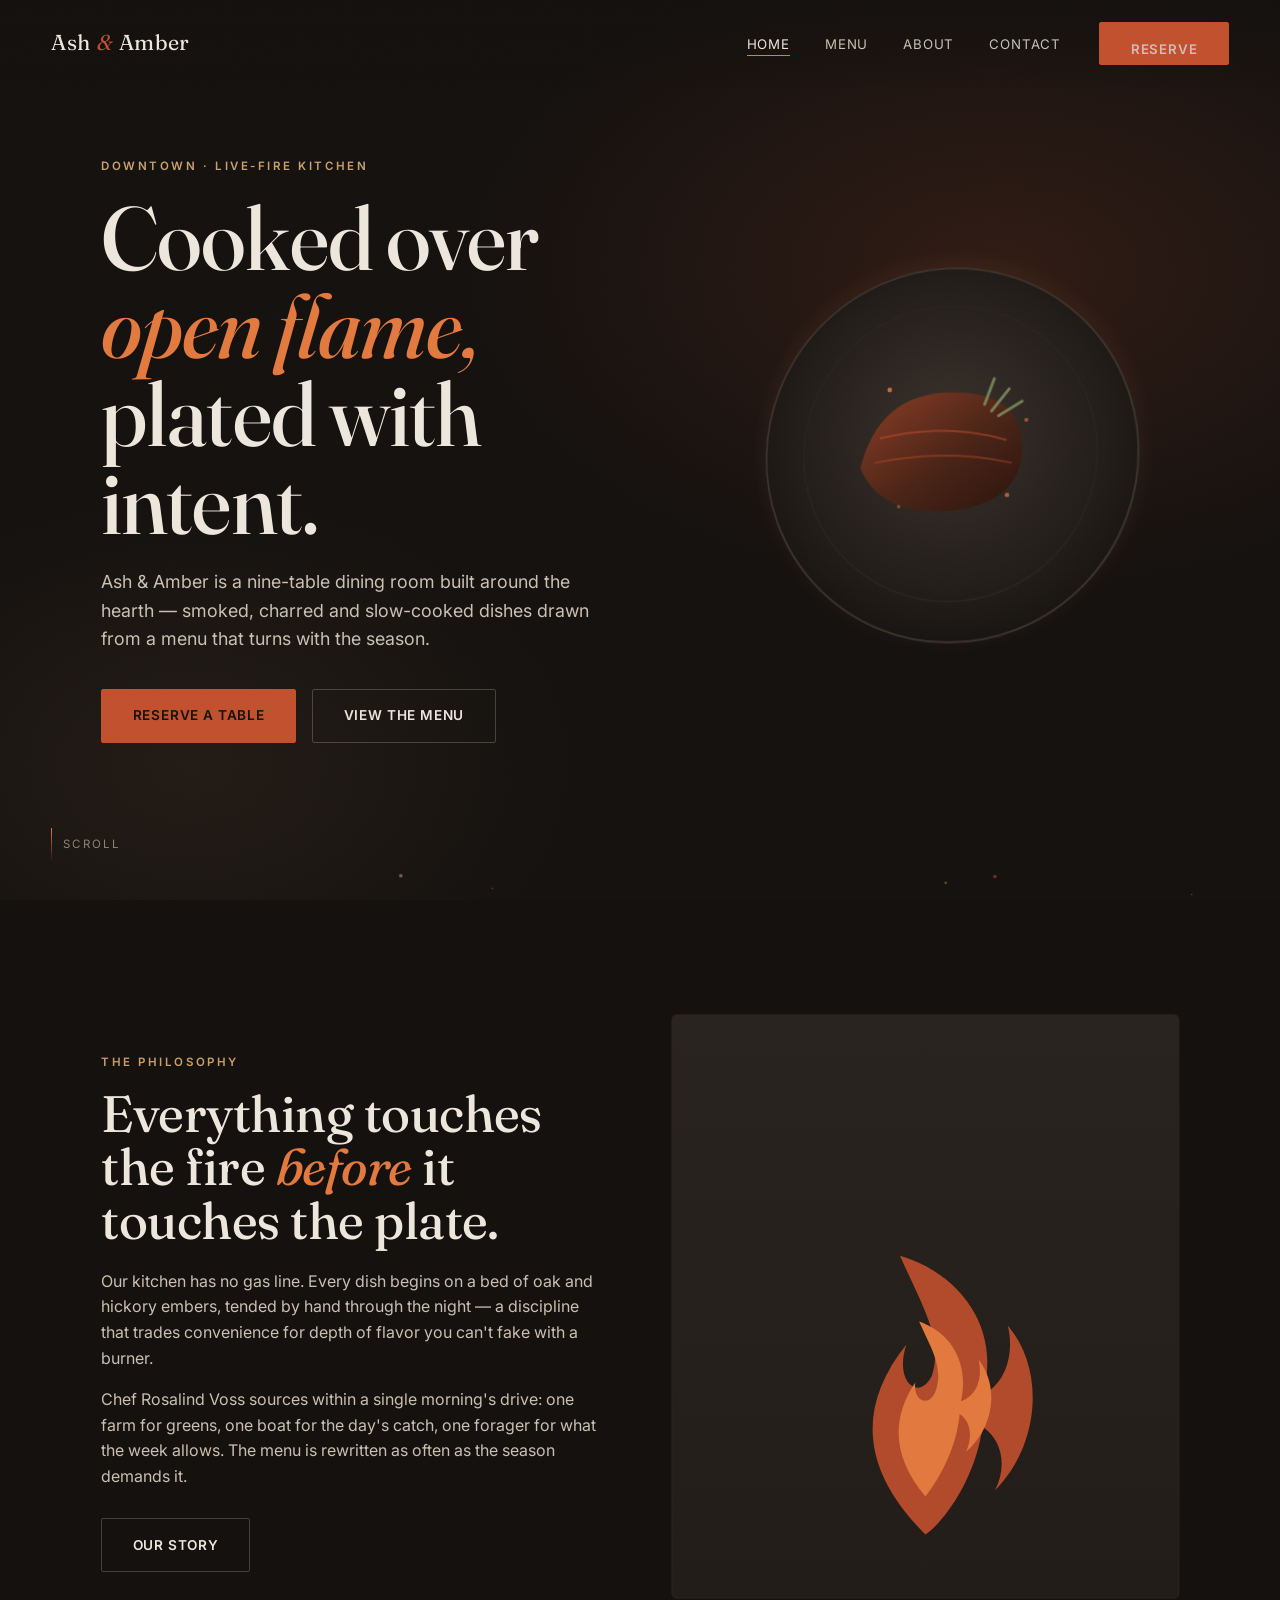
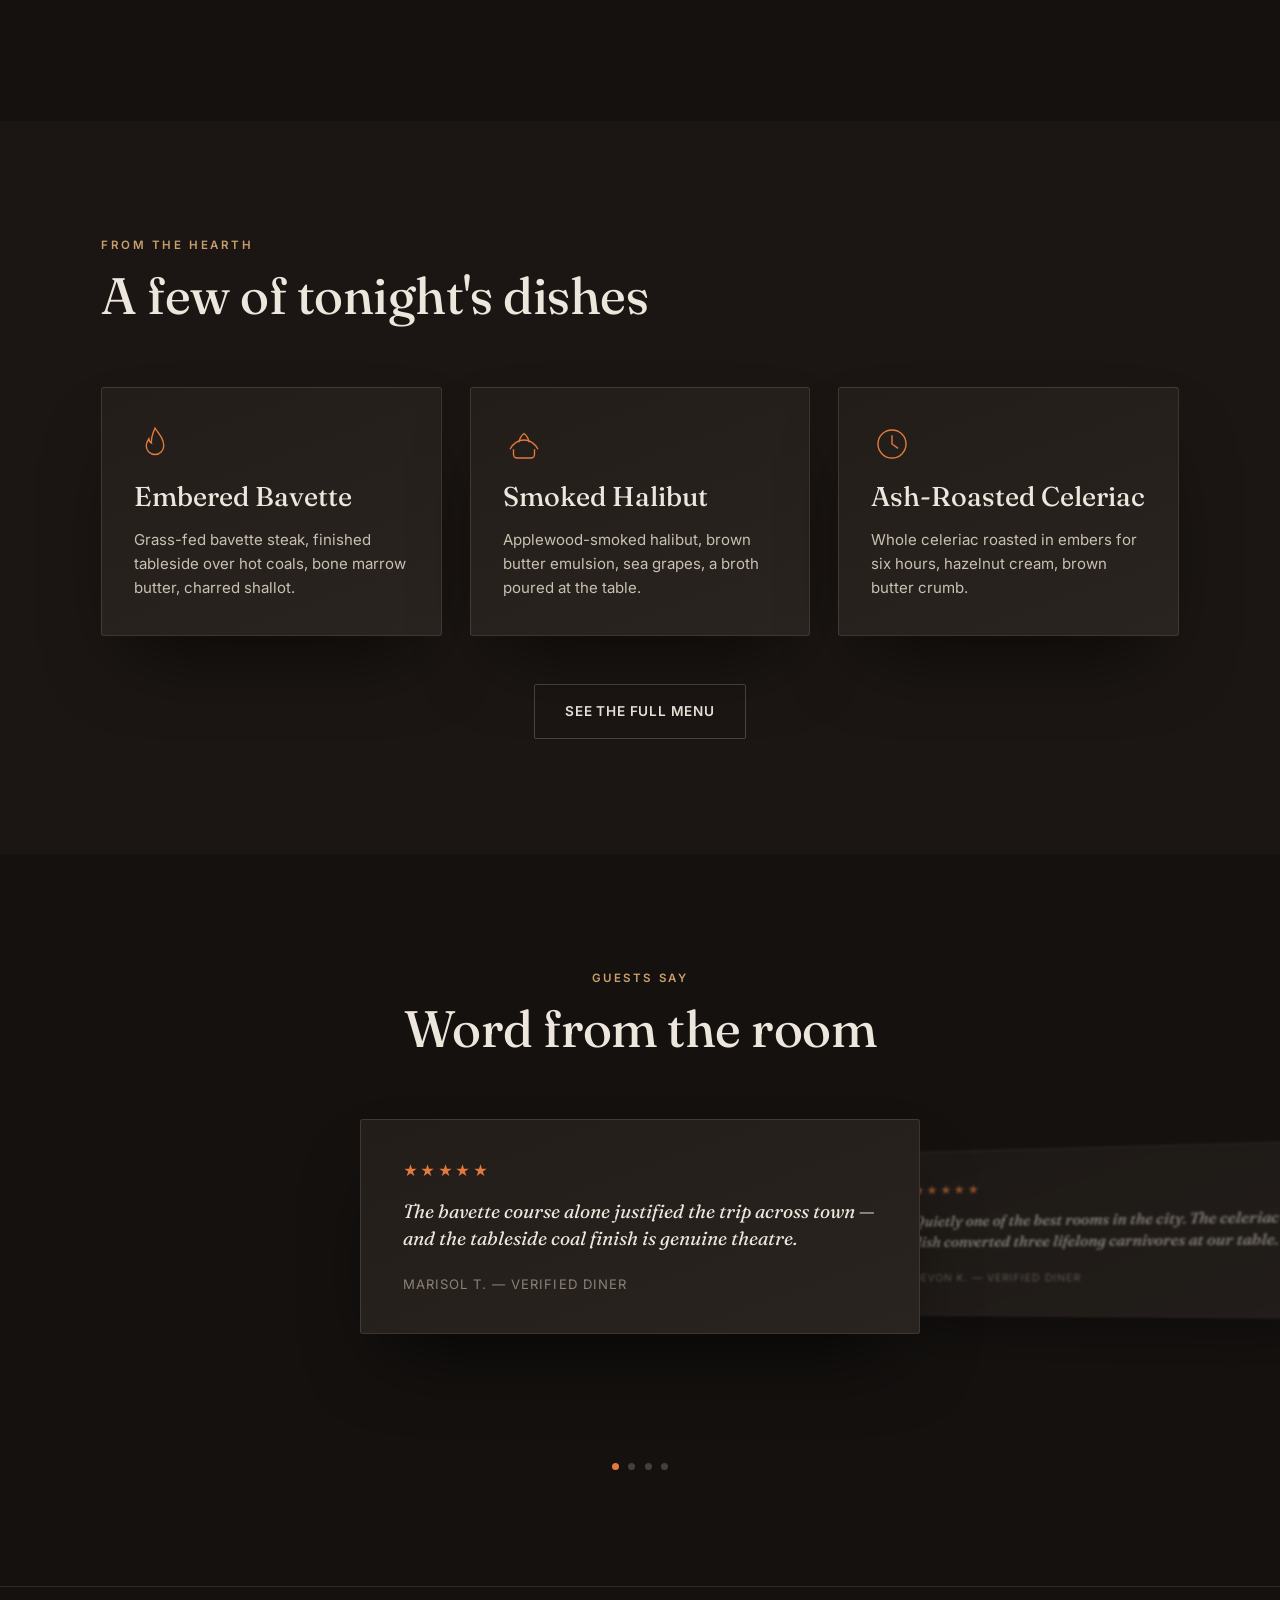
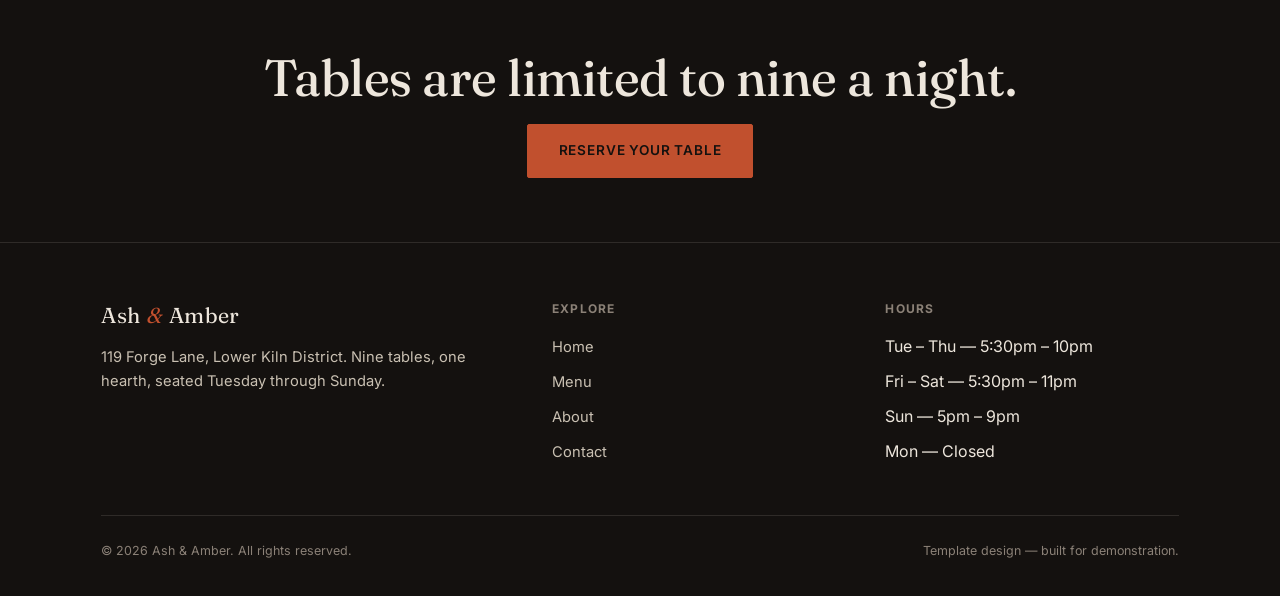
<file: index.html>
<!DOCTYPE html>
<html lang="en">
<head>
<meta charset="UTF-8" />
<meta name="viewport" content="width=device-width, initial-scale=1.0" />
<title>Ash &amp; Amber — Live-Fire Fine Dining</title>
<meta name="description" content="Ash & Amber is a live-fire dining room built around ember, smoke and season. Reserve your table." />
<link rel="preconnect" href="https://fonts.googleapis.com" />
<link rel="preconnect" href="https://fonts.gstatic.com" crossorigin />
<link href="https://fonts.googleapis.com/css2?family=Fraunces:ital,opsz,wght@0,9..144,300..600;1,9..144,400..600&family=Inter:wght@400;500;600;700&display=swap" rel="stylesheet" />
<link rel="stylesheet" href="style.css" />
</head>
<body>

<header class="site-header">
  <a href="index.html" class="brand">Ash <span class="amp">&amp;</span> Amber</a>
  <nav class="main-nav">
    <ul>
      <li><a href="index.html" class="is-active">Home</a></li>
      <li><a href="menu.html">Menu</a></li>
      <li><a href="about.html">About</a></li>
      <li><a href="contact.html">Contact</a></li>
    </ul>
    <a href="contact.html#reserve-form" class="btn btn-solid">Reserve</a>
  </nav>
  <button class="nav-toggle" aria-label="Toggle menu" aria-expanded="false"><span></span></button>
</header>

<main>

  <!-- HERO -->
  <section class="hero">
    <canvas class="ember-canvas" data-density="55"></canvas>
    <div class="wrap hero-inner">
      <div class="hero-copy">
        <span class="eyebrow">Downtown · Live-fire kitchen</span>
        <h1>Cooked over<br /><em>open flame,</em><br />plated with intent.</h1>
        <p class="lede">Ash &amp; Amber is a nine-table dining room built around the hearth — smoked, charred and slow-cooked dishes drawn from a menu that turns with the season.</p>
        <div class="hero-actions">
          <a href="contact.html#reserve-form" class="btn btn-solid">Reserve a Table</a>
          <a href="menu.html" class="btn">View the Menu</a>
        </div>
      </div>
      <div class="hero-stage">
        <div class="plate">
          <svg viewBox="0 0 420 420" width="100%" height="100%" style="overflow:visible;">
            <defs>
              <radialGradient id="plateGrad" cx="50%" cy="45%" r="60%">
                <stop offset="0%" stop-color="#3a322c"/>
                <stop offset="70%" stop-color="#221d19"/>
                <stop offset="100%" stop-color="#14110f"/>
              </radialGradient>
              <radialGradient id="glow" cx="50%" cy="50%" r="50%">
                <stop offset="0%" stop-color="#E2793F" stop-opacity="0.55"/>
                <stop offset="100%" stop-color="#E2793F" stop-opacity="0"/>
              </radialGradient>
              <linearGradient id="steak" x1="0" y1="0" x2="1" y2="1">
                <stop offset="0%" stop-color="#8a3d24"/>
                <stop offset="55%" stop-color="#4a2417"/>
                <stop offset="100%" stop-color="#2a140d"/>
              </linearGradient>
            </defs>
            <circle cx="210" cy="210" r="205" fill="url(#glow)"/>
            <ellipse cx="210" cy="215" rx="190" ry="190" fill="url(#plateGrad)" stroke="#3a322c" stroke-width="2"/>
            <ellipse cx="210" cy="215" rx="150" ry="150" fill="none" stroke="#2a2420" stroke-width="1.5"/>
            <!-- seared protein -->
            <path d="M120 230 Q140 150 220 155 Q290 158 285 220 Q280 270 210 275 Q140 278 120 230Z" fill="url(#steak)"/>
            <path d="M140 200 Q210 185 270 205" stroke="#C1502E" stroke-width="2" fill="none" opacity="0.5"/>
            <path d="M135 225 Q210 212 275 228" stroke="#C1502E" stroke-width="2" fill="none" opacity="0.4"/>
            <!-- charred herb sprigs -->
            <g stroke="#7a8f5c" stroke-width="3" stroke-linecap="round" opacity="0.85">
              <path d="M255 175 l18 -22"/>
              <path d="M262 180 l24 -14"/>
              <path d="M248 168 l10 -26"/>
            </g>
            <!-- ember dust -->
            <g fill="#E2793F">
              <circle cx="150" cy="150" r="2.5" opacity="0.8"/>
              <circle cx="290" cy="185" r="2" opacity="0.6"/>
              <circle cx="270" cy="260" r="2.2" opacity="0.7"/>
              <circle cx="160" cy="270" r="1.8" opacity="0.5"/>
            </g>
          </svg>
        </div>
      </div>
    </div>
    <div class="scroll-cue"><span class="stick"></span> Scroll</div>
  </section>

  <!-- PHILOSOPHY -->
  <section class="section">
    <div class="wrap split reveal">
      <div class="split-copy">
        <span class="eyebrow">The Philosophy</span>
        <h2 style="margin-top:0.8rem; margin-bottom:1.3rem;">Everything touches the fire <em>before</em> it touches the plate.</h2>
        <p class="body-text">Our kitchen has no gas line. Every dish begins on a bed of oak and hickory embers, tended by hand through the night — a discipline that trades convenience for depth of flavor you can't fake with a burner.</p>
        <p class="body-text" style="margin-top:1rem;">Chef Rosalind Voss sources within a single morning's drive: one farm for greens, one boat for the day's catch, one forager for what the week allows. The menu is rewritten as often as the season demands it.</p>
        <a href="about.html" class="btn" style="margin-top:1.8rem;">Our Story</a>
      </div>
      <div class="split-media tilt-card">
        <div class="tilt-card-inner">
          <svg viewBox="0 0 400 460" width="100%" style="overflow:visible;">
            <defs>
              <linearGradient id="flamebg" x1="0" y1="1" x2="0" y2="0">
                <stop offset="0%" stop-color="#221d19"/>
                <stop offset="100%" stop-color="#2a2420"/>
              </linearGradient>
            </defs>
            <rect x="0" y="0" width="400" height="460" rx="4" fill="url(#flamebg)" stroke="#2a2420"/>
            <g transform="translate(200,300)">
              <path d="M0 110 C-50 60 -55 10 -15 -40 C-25 -10 -5 5 5 -15 C15 -45 -5 -75 -20 -110 C30 -95 60 -50 45 0 C65 -10 70 -35 65 -55 C95 -20 90 40 55 75 C65 55 60 35 45 25 C40 65 15 100 0 110Z" fill="#C1502E" opacity="0.9"/>
              <path d="M0 80 C-25 50 -28 20 -8 -10 C-10 5 3 10 8 -3 C15 -22 3 -40 -5 -58 C20 -50 35 -25 28 5 C42 0 45 -15 42 -28 C58 -8 55 25 32 45 C38 32 35 20 27 15 C25 40 12 65 0 80Z" fill="#E2793F"/>
            </g>
          </svg>
        </div>
      </div>
    </div>
  </section>

  <!-- SIGNATURE DISHES -->
  <section class="section" style="background:var(--charcoal-2);">
    <div class="wrap">
      <div class="section-head reveal">
        <span class="eyebrow">From the Hearth</span>
        <h2>A few of tonight's dishes</h2>
      </div>
      <div class="grid-3 reveal">
        <article class="dish-card">
          <svg class="icon" viewBox="0 0 48 48" fill="none" stroke="currentColor" stroke-width="1.6"><path d="M24 6c6 8 10 13 10 20a10 10 0 1 1-20 0c0-3 1-5 3-8 .5 4 3 5 3 5-1-6 1-10 4-17Z"/></svg>
          <h3>Embered Bavette</h3>
          <p>Grass-fed bavette steak, finished tableside over hot coals, bone marrow butter, charred shallot.</p>
        </article>
        <article class="dish-card">
          <svg class="icon" viewBox="0 0 48 48" fill="none" stroke="currentColor" stroke-width="1.6"><path d="M8 30c8-14 24-14 32 0" /><path d="M12 30v6a4 4 0 0 0 4 4h16a4 4 0 0 0 4-4v-6"/><path d="M18 22c1-4 2-7 6-10 4 3 5 6 6 10"/></svg>
          <h3>Smoked Halibut</h3>
          <p>Applewood-smoked halibut, brown butter emulsion, sea grapes, a broth poured at the table.</p>
        </article>
        <article class="dish-card">
          <svg class="icon" viewBox="0 0 48 48" fill="none" stroke="currentColor" stroke-width="1.6"><circle cx="24" cy="24" r="16"/><path d="M24 14v10l7 5"/></svg>
          <h3>Ash-Roasted Celeriac</h3>
          <p>Whole celeriac roasted in embers for six hours, hazelnut cream, brown butter crumb.</p>
        </article>
      </div>
      <div style="text-align:center; margin-top:3rem;">
        <a href="menu.html" class="btn">See the Full Menu</a>
      </div>
    </div>
  </section>

  <!-- REVIEWS -->
  <section class="section">
    <div class="wrap">
      <div class="section-head reveal" style="align-items:center; text-align:center;">
        <span class="eyebrow">Guests Say</span>
        <h2>Word from the room</h2>
      </div>
      <div class="review-stage reveal">
        <div class="review-track">
          <article class="review-card">
            <div class="review-stars">★★★★★</div>
            <p class="review-quote">The bavette course alone justified the trip across town — and the tableside coal finish is genuine theatre.</p>
            <p class="review-who">Marisol T. — verified diner</p>
          </article>
          <article class="review-card">
            <div class="review-stars">★★★★★</div>
            <p class="review-quote">Quietly one of the best rooms in the city. The celeriac dish converted three lifelong carnivores at our table.</p>
            <p class="review-who">Devon K. — verified diner</p>
          </article>
          <article class="review-card">
            <div class="review-stars">★★★★★</div>
            <p class="review-quote">Service paced the night perfectly. Never rushed, never idle. The smoked halibut broth is worth the visit alone.</p>
            <p class="review-who">Priya A. — verified diner</p>
          </article>
          <article class="review-card">
            <div class="review-stars">★★★★☆</div>
            <p class="review-quote">Book the counter seats facing the hearth if you can — watching the embers get tended is half the meal.</p>
            <p class="review-who">Oscar L. — verified diner</p>
          </article>
        </div>
      </div>
      <div class="review-nav"></div>
    </div>
  </section>

  <!-- CTA -->
  <section class="section-tight" style="border-top:1px solid var(--line);">
    <div class="wrap reveal" style="text-align:center;">
      <h2 style="margin-bottom:1.2rem;">Tables are limited to nine a night.</h2>
      <a href="contact.html#reserve-form" class="btn btn-solid">Reserve Your Table</a>
    </div>
  </section>

</main>

<footer class="site-footer">
  <div class="wrap">
    <div class="footer-grid">
      <div>
        <div class="brand" style="margin-bottom:0.8rem;">Ash <span class="amp">&amp;</span> Amber</div>
        <p>119 Forge Lane, Lower Kiln District. Nine tables, one hearth, seated Tuesday through Sunday.</p>
      </div>
      <div>
        <h4>Explore</h4>
        <ul>
          <li><a href="index.html">Home</a></li>
          <li><a href="menu.html">Menu</a></li>
          <li><a href="about.html">About</a></li>
          <li><a href="contact.html">Contact</a></li>
        </ul>
      </div>
      <div>
        <h4>Hours</h4>
        <ul>
          <li>Tue – Thu — 5:30pm – 10pm</li>
          <li>Fri – Sat — 5:30pm – 11pm</li>
          <li>Sun — 5pm – 9pm</li>
          <li>Mon — Closed</li>
        </ul>
      </div>
    </div>
    <hr class="rule" style="margin-bottom:1.6rem;" />
    <div class="footer-bottom">
      <span>© 2026 Ash &amp; Amber. All rights reserved.</span>
      <span>Template design — built for demonstration.</span>
    </div>
  </div>
</footer>

<script src="main.js"></script>
</body>
</html>
</file>
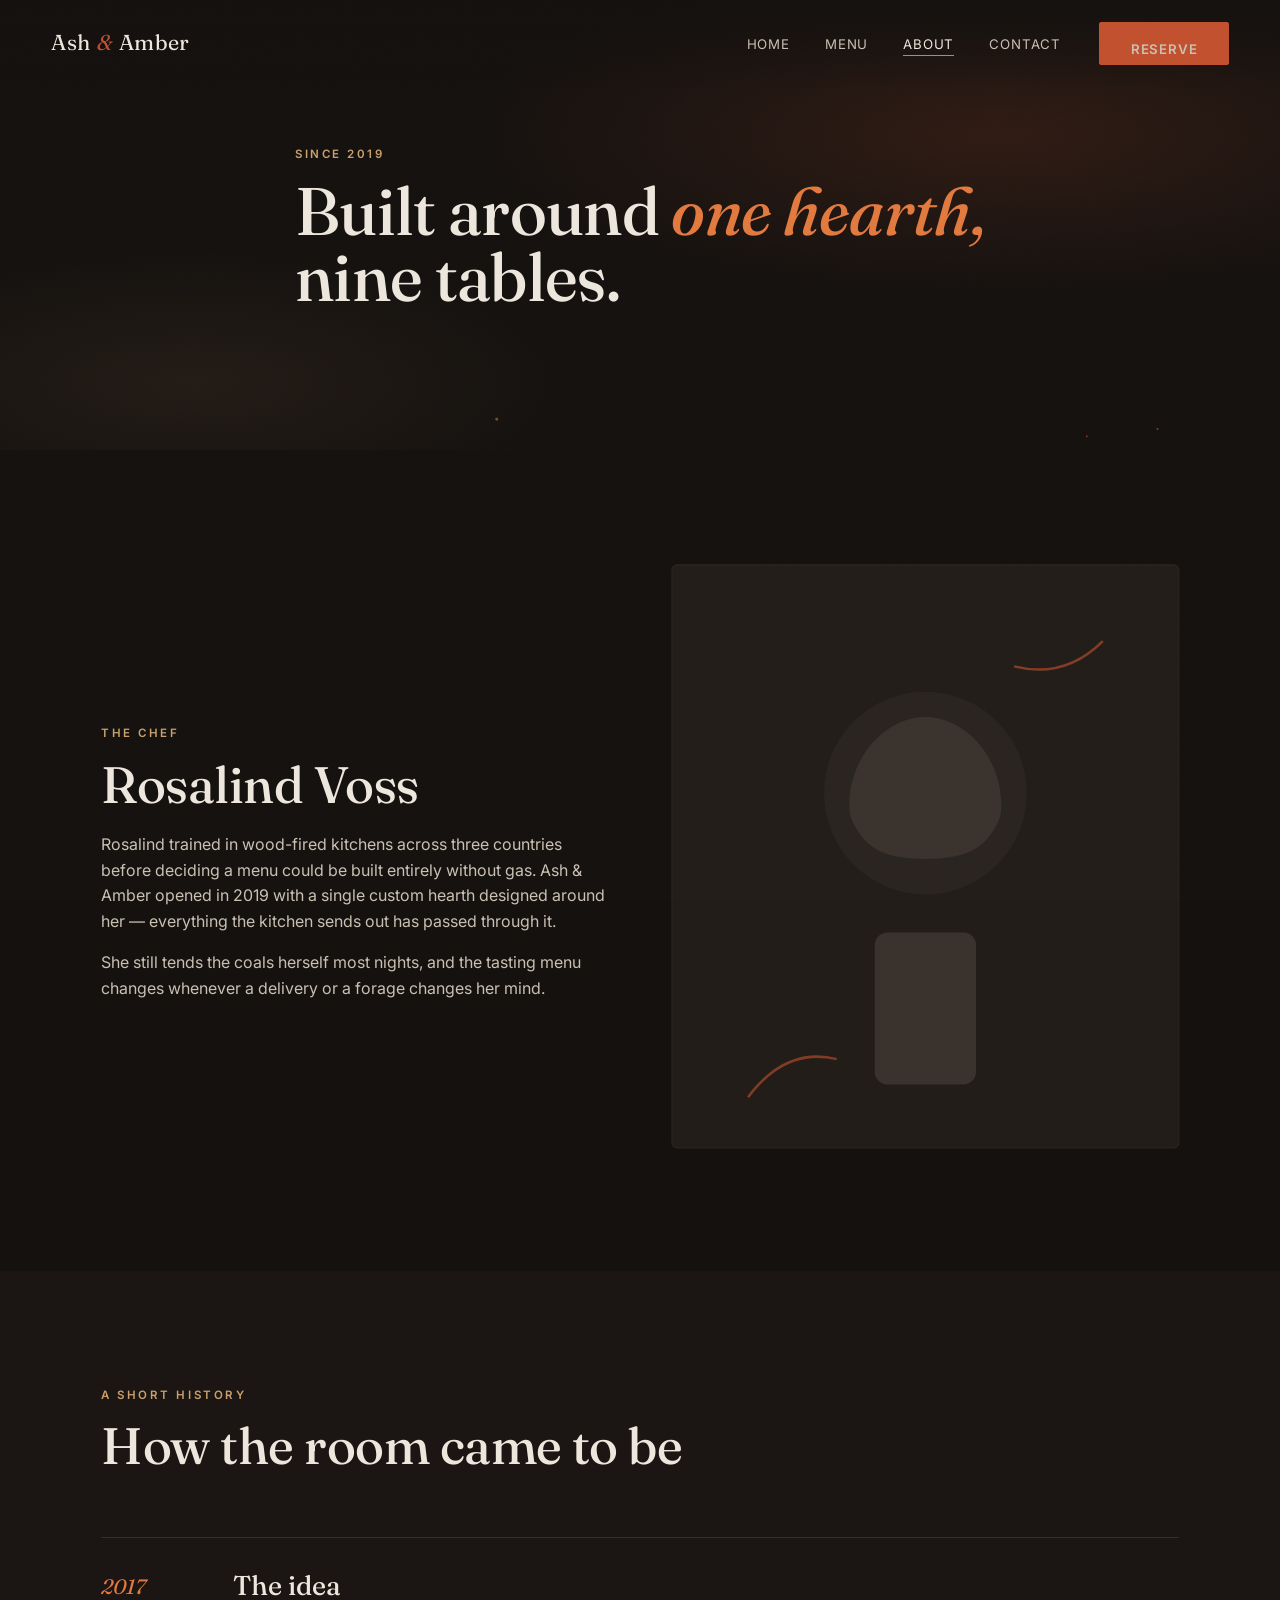
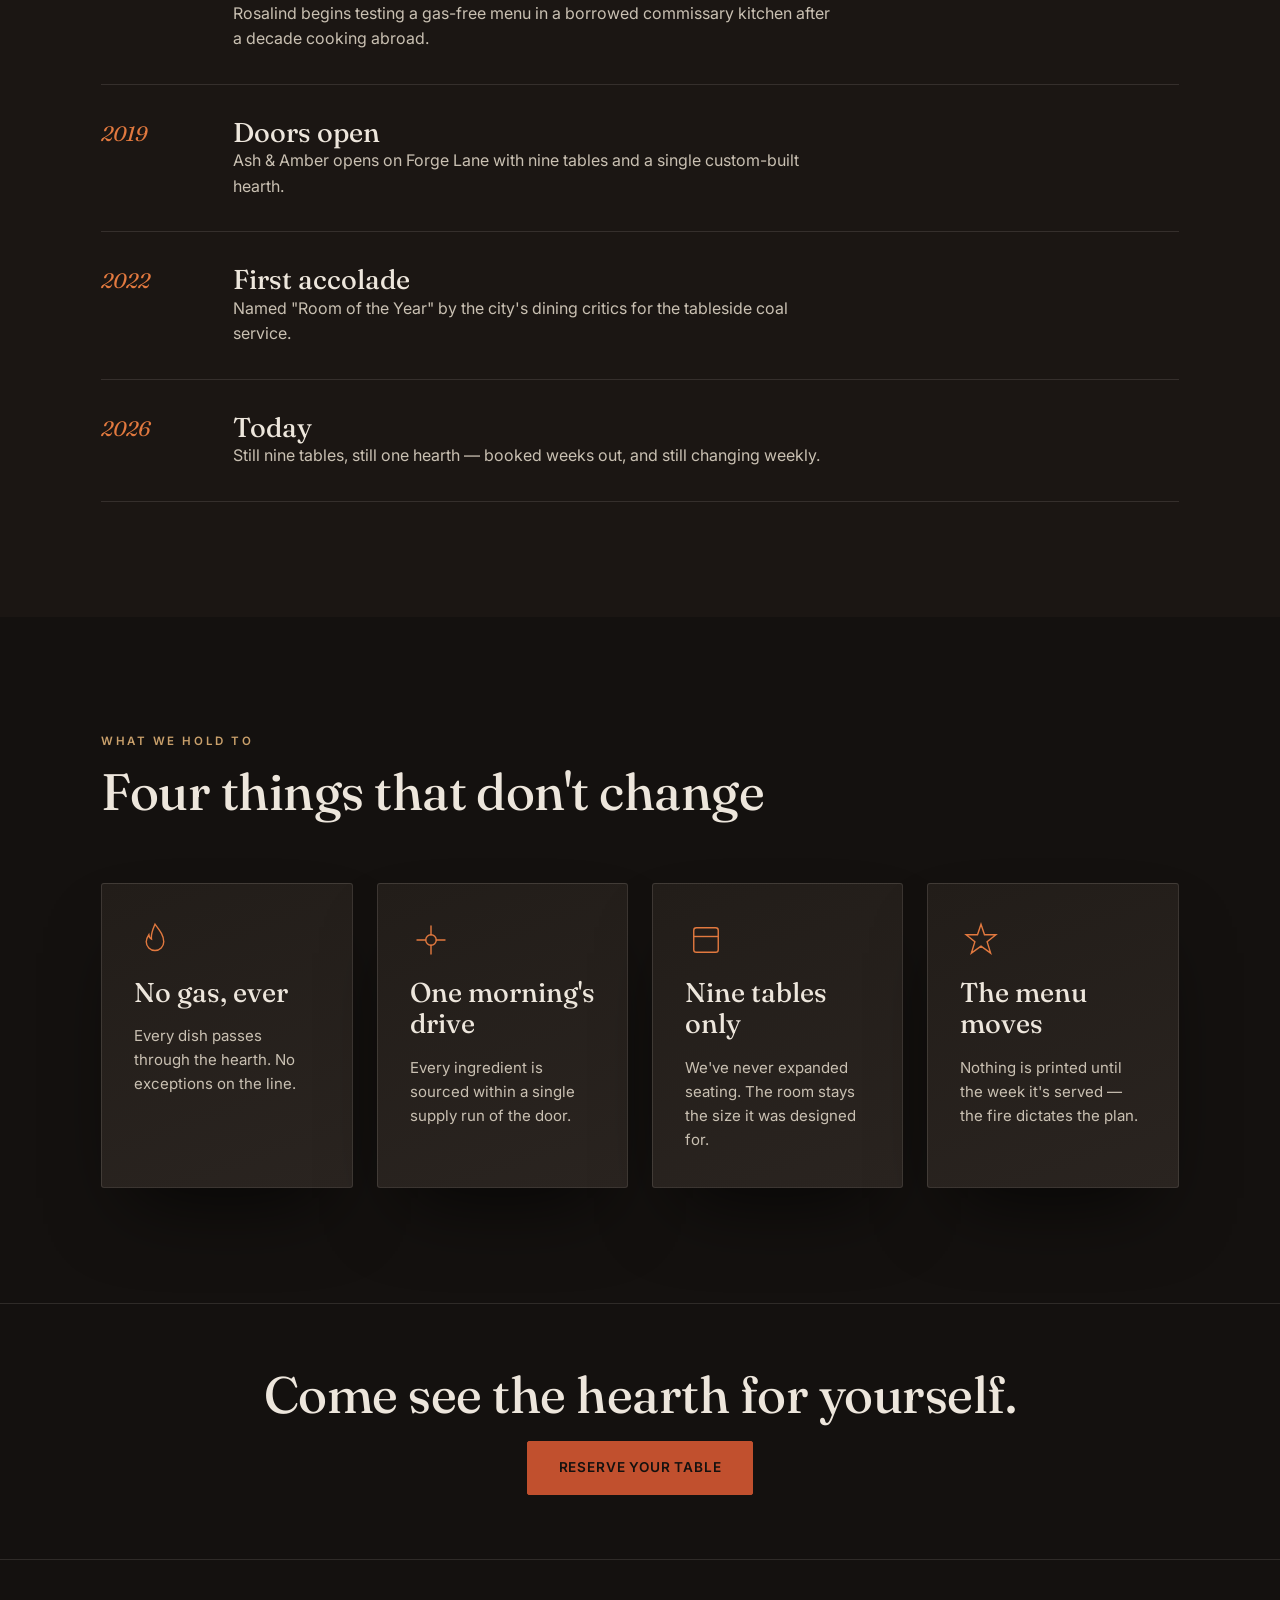
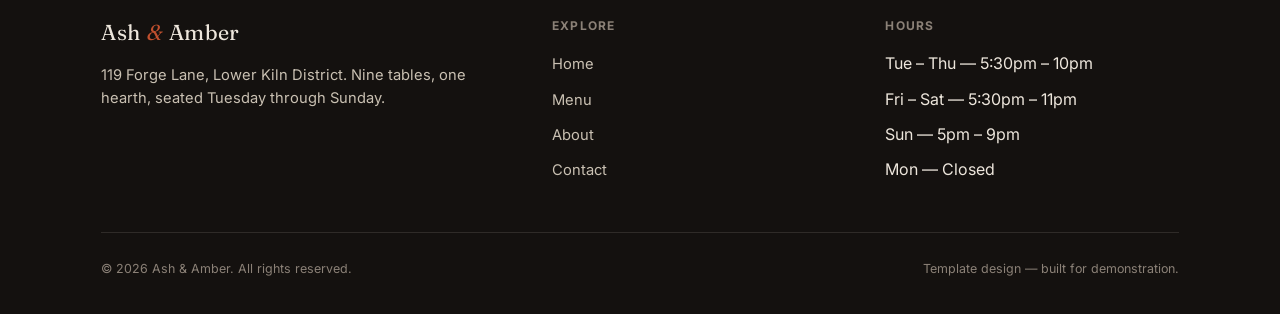
<file: about.html>
<!DOCTYPE html>
<html lang="en">
<head>
<meta charset="UTF-8" />
<meta name="viewport" content="width=device-width, initial-scale=1.0" />
<title>About — Ash &amp; Amber</title>
<meta name="description" content="The story of Ash & Amber — a nine-table live-fire dining room, its chef, and the values behind the hearth." />
<link rel="preconnect" href="https://fonts.googleapis.com" />
<link rel="preconnect" href="https://fonts.gstatic.com" crossorigin />
<link href="https://fonts.googleapis.com/css2?family=Fraunces:ital,opsz,wght@0,9..144,300..600;1,9..144,400..600&family=Inter:wght@400;500;600;700&display=swap" rel="stylesheet" />
<link rel="stylesheet" href="style.css" />
</head>
<body>

<header class="site-header">
  <a href="index.html" class="brand">Ash <span class="amp">&amp;</span> Amber</a>
  <nav class="main-nav">
    <ul>
      <li><a href="index.html">Home</a></li>
      <li><a href="menu.html">Menu</a></li>
      <li><a href="about.html" class="is-active">About</a></li>
      <li><a href="contact.html">Contact</a></li>
    </ul>
    <a href="contact.html#reserve-form" class="btn btn-solid">Reserve</a>
  </nav>
  <button class="nav-toggle" aria-label="Toggle menu" aria-expanded="false"><span></span></button>
</header>

<main>

  <section class="hero" style="min-height:50vh;">
    <canvas class="ember-canvas" data-density="28"></canvas>
    <div class="wrap" style="position:relative; z-index:2;">
      <span class="eyebrow">Since 2019</span>
      <h1 style="margin-top:0.8rem; font-size:clamp(2.4rem,6vw,4.2rem);">Built around <em>one hearth,</em><br />nine tables.</h1>
    </div>
  </section>

  <!-- STORY + CHEF -->
  <section class="section">
    <div class="wrap split reveal">
      <div class="split-copy">
        <span class="eyebrow">The Chef</span>
        <h2 style="margin-top:0.8rem; margin-bottom:1.3rem;">Rosalind Voss</h2>
        <p class="body-text">Rosalind trained in wood-fired kitchens across three countries before deciding a menu could be built entirely without gas. Ash &amp; Amber opened in 2019 with a single custom hearth designed around her — everything the kitchen sends out has passed through it.</p>
        <p class="body-text" style="margin-top:1rem;">She still tends the coals herself most nights, and the tasting menu changes whenever a delivery or a forage changes her mind.</p>
      </div>
      <div class="split-media tilt-card">
        <div class="tilt-card-inner">
          <svg viewBox="0 0 400 460" width="100%" style="overflow:visible;">
            <rect x="0" y="0" width="400" height="460" rx="4" fill="#221d19" stroke="#2a2420"/>
            <circle cx="200" cy="180" r="80" fill="#2a2420"/>
            <path d="M140 190c0-40 30-70 60-70s60 30 60 70c0 10-4 16-8 22-10 14-24 20-52 20s-42-6-52-20c-4-6-8-12-8-22Z" fill="#3a322c"/>
            <rect x="160" y="290" width="80" height="120" rx="10" fill="#3a322c"/>
            <g stroke="#C1502E" stroke-width="2" opacity="0.6">
              <path d="M60 420 q30-40 70-30" fill="none"/>
              <path d="M340 60 q-30 30-70 20" fill="none"/>
            </g>
          </svg>
        </div>
      </div>
    </div>
  </section>

  <!-- TIMELINE -->
  <section class="section" style="background:var(--charcoal-2);">
    <div class="wrap">
      <div class="section-head reveal">
        <span class="eyebrow">A Short History</span>
        <h2>How the room came to be</h2>
      </div>
      <div class="timeline reveal">
        <div class="timeline-item">
          <span class="timeline-year">2017</span>
          <div><h3>The idea</h3><p class="body-text">Rosalind begins testing a gas-free menu in a borrowed commissary kitchen after a decade cooking abroad.</p></div>
        </div>
        <div class="timeline-item">
          <span class="timeline-year">2019</span>
          <div><h3>Doors open</h3><p class="body-text">Ash &amp; Amber opens on Forge Lane with nine tables and a single custom-built hearth.</p></div>
        </div>
        <div class="timeline-item">
          <span class="timeline-year">2022</span>
          <div><h3>First accolade</h3><p class="body-text">Named "Room of the Year" by the city's dining critics for the tableside coal service.</p></div>
        </div>
        <div class="timeline-item">
          <span class="timeline-year">2026</span>
          <div><h3>Today</h3><p class="body-text">Still nine tables, still one hearth — booked weeks out, and still changing weekly.</p></div>
        </div>
      </div>
    </div>
  </section>

  <!-- VALUES -->
  <section class="section">
    <div class="wrap">
      <div class="section-head reveal">
        <span class="eyebrow">What We Hold To</span>
        <h2>Four things that don't change</h2>
      </div>
      <div class="value-grid reveal">
        <div class="dish-card">
          <svg class="icon" viewBox="0 0 48 48" fill="none" stroke="currentColor" stroke-width="1.6"><path d="M24 6c6 8 10 13 10 20a10 10 0 1 1-20 0c0-3 1-5 3-8 .5 4 3 5 3 5-1-6 1-10 4-17Z"/></svg>
          <h3>No gas, ever</h3>
          <p>Every dish passes through the hearth. No exceptions on the line.</p>
        </div>
        <div class="dish-card">
          <svg class="icon" viewBox="0 0 48 48" fill="none" stroke="currentColor" stroke-width="1.6"><path d="M24 8v10M24 30v10M8 24h10M30 24h10" stroke-linecap="round"/><circle cx="24" cy="24" r="6"/></svg>
          <h3>One morning's drive</h3>
          <p>Every ingredient is sourced within a single supply run of the door.</p>
        </div>
        <div class="dish-card">
          <svg class="icon" viewBox="0 0 48 48" fill="none" stroke="currentColor" stroke-width="1.6"><rect x="10" y="10" width="28" height="28" rx="3"/><path d="M10 20h28"/></svg>
          <h3>Nine tables only</h3>
          <p>We've never expanded seating. The room stays the size it was designed for.</p>
        </div>
        <div class="dish-card">
          <svg class="icon" viewBox="0 0 48 48" fill="none" stroke="currentColor" stroke-width="1.6"><path d="M24 6l4 12h13l-10 8 4 13-11-8-11 8 4-13-10-8h13z"/></svg>
          <h3>The menu moves</h3>
          <p>Nothing is printed until the week it's served — the fire dictates the plan.</p>
        </div>
      </div>
    </div>
  </section>

  <section class="section-tight" style="border-top:1px solid var(--line);">
    <div class="wrap reveal" style="text-align:center;">
      <h2 style="margin-bottom:1.2rem;">Come see the hearth for yourself.</h2>
      <a href="contact.html#reserve-form" class="btn btn-solid">Reserve Your Table</a>
    </div>
  </section>

</main>

<footer class="site-footer">
  <div class="wrap">
    <div class="footer-grid">
      <div>
        <div class="brand" style="margin-bottom:0.8rem;">Ash <span class="amp">&amp;</span> Amber</div>
        <p>119 Forge Lane, Lower Kiln District. Nine tables, one hearth, seated Tuesday through Sunday.</p>
      </div>
      <div>
        <h4>Explore</h4>
        <ul>
          <li><a href="index.html">Home</a></li>
          <li><a href="menu.html">Menu</a></li>
          <li><a href="about.html">About</a></li>
          <li><a href="contact.html">Contact</a></li>
        </ul>
      </div>
      <div>
        <h4>Hours</h4>
        <ul>
          <li>Tue – Thu — 5:30pm – 10pm</li>
          <li>Fri – Sat — 5:30pm – 11pm</li>
          <li>Sun — 5pm – 9pm</li>
          <li>Mon — Closed</li>
        </ul>
      </div>
    </div>
    <hr class="rule" style="margin-bottom:1.6rem;" />
    <div class="footer-bottom">
      <span>© 2026 Ash &amp; Amber. All rights reserved.</span>
      <span>Template design — built for demonstration.</span>
    </div>
  </div>
</footer>

<script src="main.js"></script>
</body>
</html>
</file>
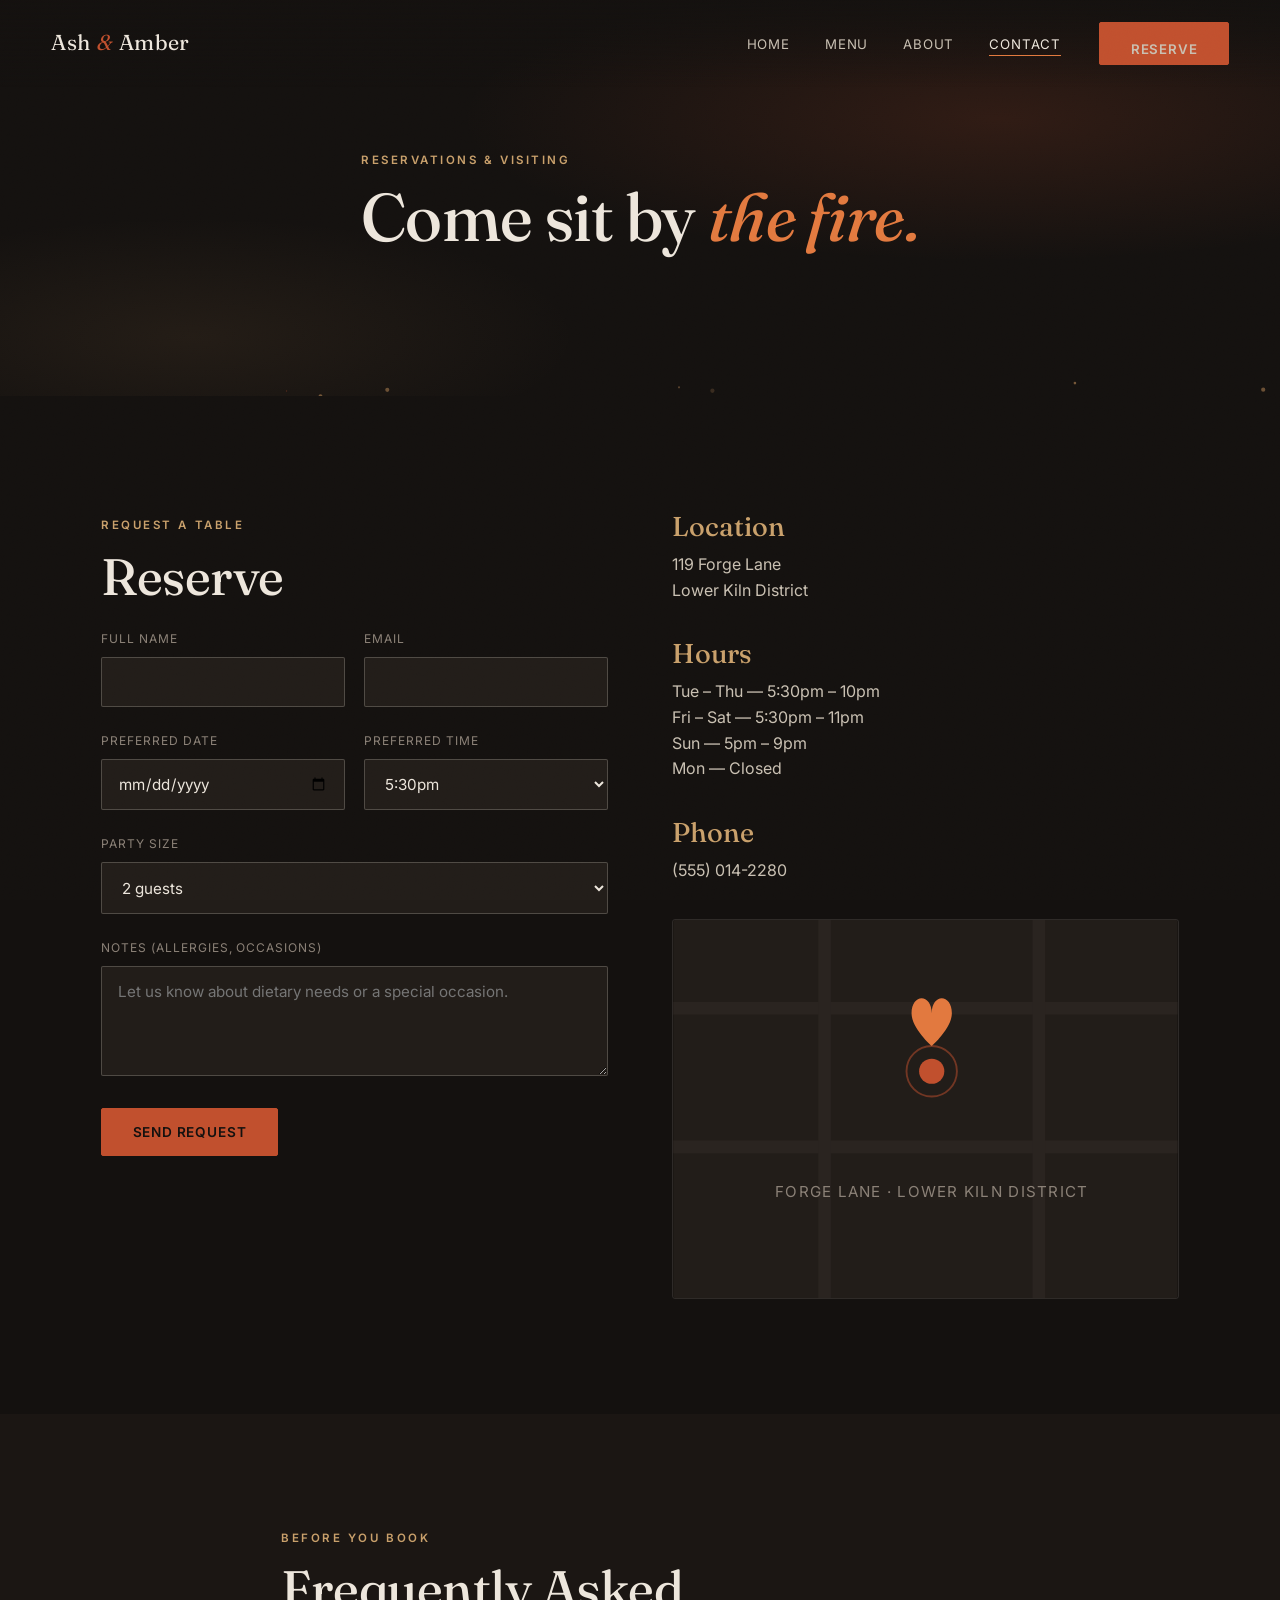
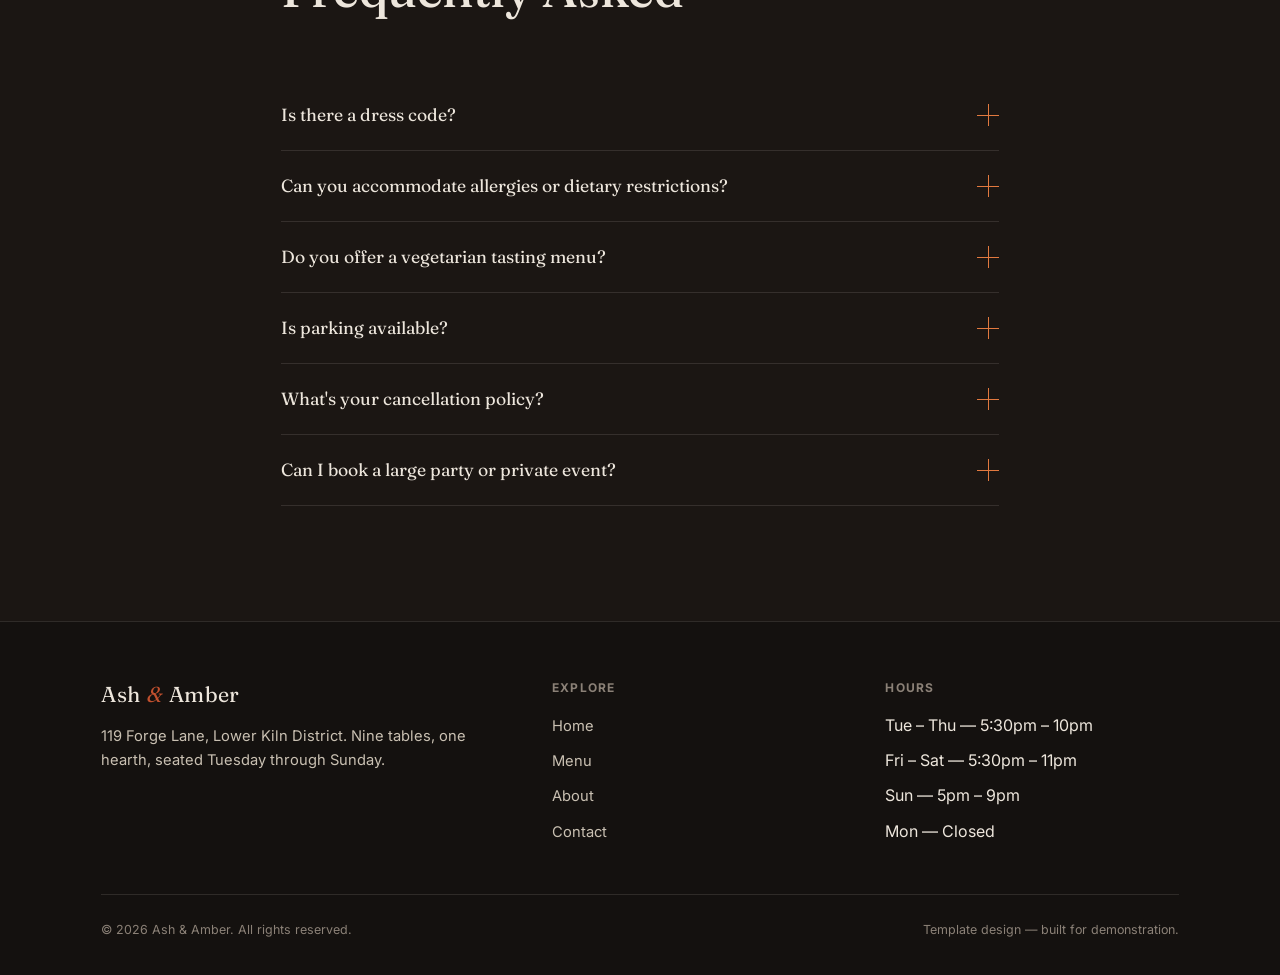
<file: contact.html>
<!DOCTYPE html>
<html lang="en">
<head>
<meta charset="UTF-8" />
<meta name="viewport" content="width=device-width, initial-scale=1.0" />
<title>Contact &amp; Reservations — Ash &amp; Amber</title>
<meta name="description" content="Reserve a table at Ash & Amber, find our location and hours, and read answers to common questions." />
<link rel="preconnect" href="https://fonts.googleapis.com" />
<link rel="preconnect" href="https://fonts.gstatic.com" crossorigin />
<link href="https://fonts.googleapis.com/css2?family=Fraunces:ital,opsz,wght@0,9..144,300..600;1,9..144,400..600&family=Inter:wght@400;500;600;700&display=swap" rel="stylesheet" />
<link rel="stylesheet" href="style.css" />
</head>
<body>

<header class="site-header">
  <a href="index.html" class="brand">Ash <span class="amp">&amp;</span> Amber</a>
  <nav class="main-nav">
    <ul>
      <li><a href="index.html">Home</a></li>
      <li><a href="menu.html">Menu</a></li>
      <li><a href="about.html">About</a></li>
      <li><a href="contact.html" class="is-active">Contact</a></li>
    </ul>
    <a href="contact.html#reserve-form" class="btn btn-solid">Reserve</a>
  </nav>
  <button class="nav-toggle" aria-label="Toggle menu" aria-expanded="false"><span></span></button>
</header>

<main>

  <section class="hero" style="min-height:44vh;">
    <canvas class="ember-canvas" data-density="24"></canvas>
    <div class="wrap" style="position:relative; z-index:2;">
      <span class="eyebrow">Reservations &amp; Visiting</span>
      <h1 style="margin-top:0.8rem; font-size:clamp(2.4rem,6vw,4.2rem);">Come sit by <em>the fire.</em></h1>
    </div>
  </section>

  <!-- RESERVATION FORM + INFO -->
  <section class="section">
    <div class="wrap contact-layout">

      <div class="reveal">
        <span class="eyebrow">Request a Table</span>
        <h2 style="margin-top:0.8rem; margin-bottom:1.6rem;">Reserve</h2>
        <form id="reserve-form" novalidate>
          <div class="field-row">
            <div class="field">
              <label for="name">Full name</label>
              <input type="text" id="name" name="name" required />
            </div>
            <div class="field">
              <label for="email">Email</label>
              <input type="email" id="email" name="email" required />
            </div>
          </div>
          <div class="field-row">
            <div class="field">
              <label for="date">Preferred date</label>
              <input type="date" id="date" name="date" required />
            </div>
            <div class="field">
              <label for="time">Preferred time</label>
              <select id="time" name="time">
                <option>5:30pm</option>
                <option>6:00pm</option>
                <option>6:30pm</option>
                <option>7:00pm</option>
                <option>7:30pm</option>
                <option>8:00pm</option>
                <option>8:30pm</option>
              </select>
            </div>
          </div>
          <div class="field">
            <label for="party">Party size</label>
            <select id="party" name="party">
              <option>2 guests</option>
              <option>3 guests</option>
              <option>4 guests</option>
              <option>5 guests</option>
              <option>6 guests</option>
              <option>Larger — please call</option>
            </select>
          </div>
          <div class="field">
            <label for="notes">Notes (allergies, occasions)</label>
            <textarea id="notes" name="notes" placeholder="Let us know about dietary needs or a special occasion."></textarea>
          </div>
          <button type="submit" class="btn btn-solid">Send Request</button>
          <p class="form-status" role="status"></p>
        </form>
      </div>

      <div class="reveal">
        <div class="info-block">
          <h3>Location</h3>
          <p>119 Forge Lane<br />Lower Kiln District</p>
        </div>
        <div class="info-block">
          <h3>Hours</h3>
          <p>Tue – Thu — 5:30pm – 10pm<br />Fri – Sat — 5:30pm – 11pm<br />Sun — 5pm – 9pm<br />Mon — Closed</p>
        </div>
        <div class="info-block">
          <h3>Phone</h3>
          <p>(555) 014-2280</p>
        </div>
        <div class="map-frame tilt-card">
          <div class="tilt-card-inner" style="height:100%;">
            <svg viewBox="0 0 400 300" width="100%" height="100%" style="display:block;">
              <rect width="400" height="300" fill="#221d19"/>
              <g stroke="#2a2420" stroke-width="10">
                <line x1="0" y1="70" x2="400" y2="70"/>
                <line x1="0" y1="180" x2="400" y2="180"/>
                <line x1="120" y1="0" x2="120" y2="300"/>
                <line x1="290" y1="0" x2="290" y2="300"/>
              </g>
              <circle cx="205" cy="120" r="10" fill="#C1502E"/>
              <circle cx="205" cy="120" r="20" fill="none" stroke="#C1502E" stroke-width="1.5" opacity="0.5"/>
              <path d="M205 120c0-16 16-16 16 0 0 12-16 26-16 26s-16-14-16-26c0-16 16-16 16 0Z" fill="#E2793F" transform="translate(0,-46)"/>
              <text x="205" y="220" fill="#8B8177" font-size="12" text-anchor="middle" font-family="Inter, sans-serif" letter-spacing="1">FORGE LANE · LOWER KILN DISTRICT</text>
            </svg>
          </div>
        </div>
      </div>

    </div>
  </section>

  <!-- FAQ -->
  <section class="section" style="background:var(--charcoal-2);">
    <div class="wrap" style="max-width:820px;">
      <div class="section-head reveal">
        <span class="eyebrow">Before You Book</span>
        <h2>Frequently Asked</h2>
      </div>
      <div class="reveal">
        <div class="faq-item">
          <button class="faq-q"><span>Is there a dress code?</span><span class="plus"></span></button>
          <div class="faq-a"><p>Smart casual. We ask that guests avoid activewear and beachwear — collared shirts are welcome but not required.</p></div>
        </div>
        <div class="faq-item">
          <button class="faq-q"><span>Can you accommodate allergies or dietary restrictions?</span><span class="plus"></span></button>
          <div class="faq-a"><p>Yes — note it in the reservation form and our kitchen will plan around it. Because the menu changes weekly, calling ahead for severe allergies is appreciated.</p></div>
        </div>
        <div class="faq-item">
          <button class="faq-q"><span>Do you offer a vegetarian tasting menu?</span><span class="plus"></span></button>
          <div class="faq-a"><p>Yes, a full vegetarian tasting menu is available every night with 24 hours' notice.</p></div>
        </div>
        <div class="faq-item">
          <button class="faq-q"><span>Is parking available?</span><span class="plus"></span></button>
          <div class="faq-a"><p>Street parking lines Forge Lane, and a public lot sits two minutes' walk east on Kiln Street.</p></div>
        </div>
        <div class="faq-item">
          <button class="faq-q"><span>What's your cancellation policy?</span><span class="plus"></span></button>
          <div class="faq-a"><p>We hold tables with a card on file and ask for 24 hours' notice to cancel or reschedule without charge.</p></div>
        </div>
        <div class="faq-item">
          <button class="faq-q"><span>Can I book a large party or private event?</span><span class="plus"></span></button>
          <div class="faq-a"><p>The room seats nine tables total, so full buyouts are possible on Mondays. Call us directly to discuss private dining.</p></div>
        </div>
      </div>
    </div>
  </section>

</main>

<footer class="site-footer">
  <div class="wrap">
    <div class="footer-grid">
      <div>
        <div class="brand" style="margin-bottom:0.8rem;">Ash <span class="amp">&amp;</span> Amber</div>
        <p>119 Forge Lane, Lower Kiln District. Nine tables, one hearth, seated Tuesday through Sunday.</p>
      </div>
      <div>
        <h4>Explore</h4>
        <ul>
          <li><a href="index.html">Home</a></li>
          <li><a href="menu.html">Menu</a></li>
          <li><a href="about.html">About</a></li>
          <li><a href="contact.html">Contact</a></li>
        </ul>
      </div>
      <div>
        <h4>Hours</h4>
        <ul>
          <li>Tue – Thu — 5:30pm – 10pm</li>
          <li>Fri – Sat — 5:30pm – 11pm</li>
          <li>Sun — 5pm – 9pm</li>
          <li>Mon — Closed</li>
        </ul>
      </div>
    </div>
    <hr class="rule" style="margin-bottom:1.6rem;" />
    <div class="footer-bottom">
      <span>© 2026 Ash &amp; Amber. All rights reserved.</span>
      <span>Template design — built for demonstration.</span>
    </div>
  </div>
</footer>

<script src="main.js"></script>
</body>
</html>
</file>
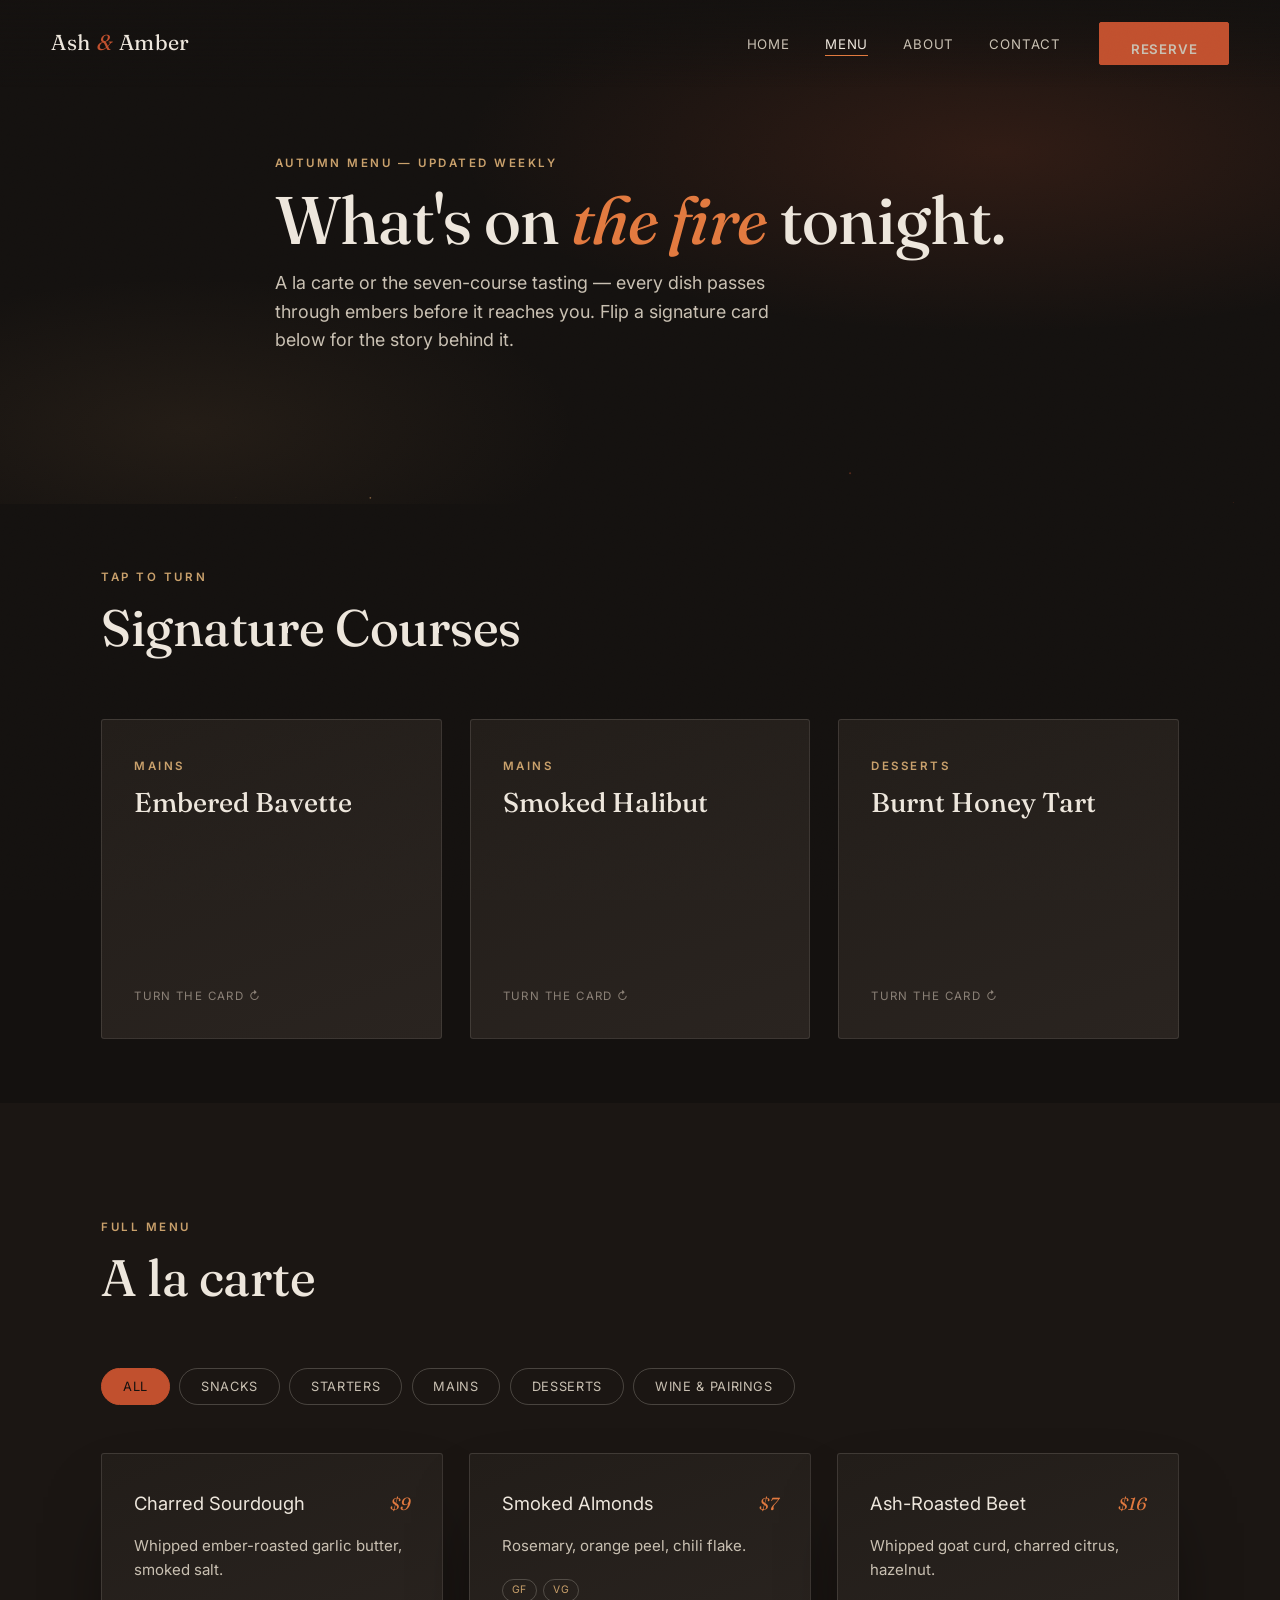
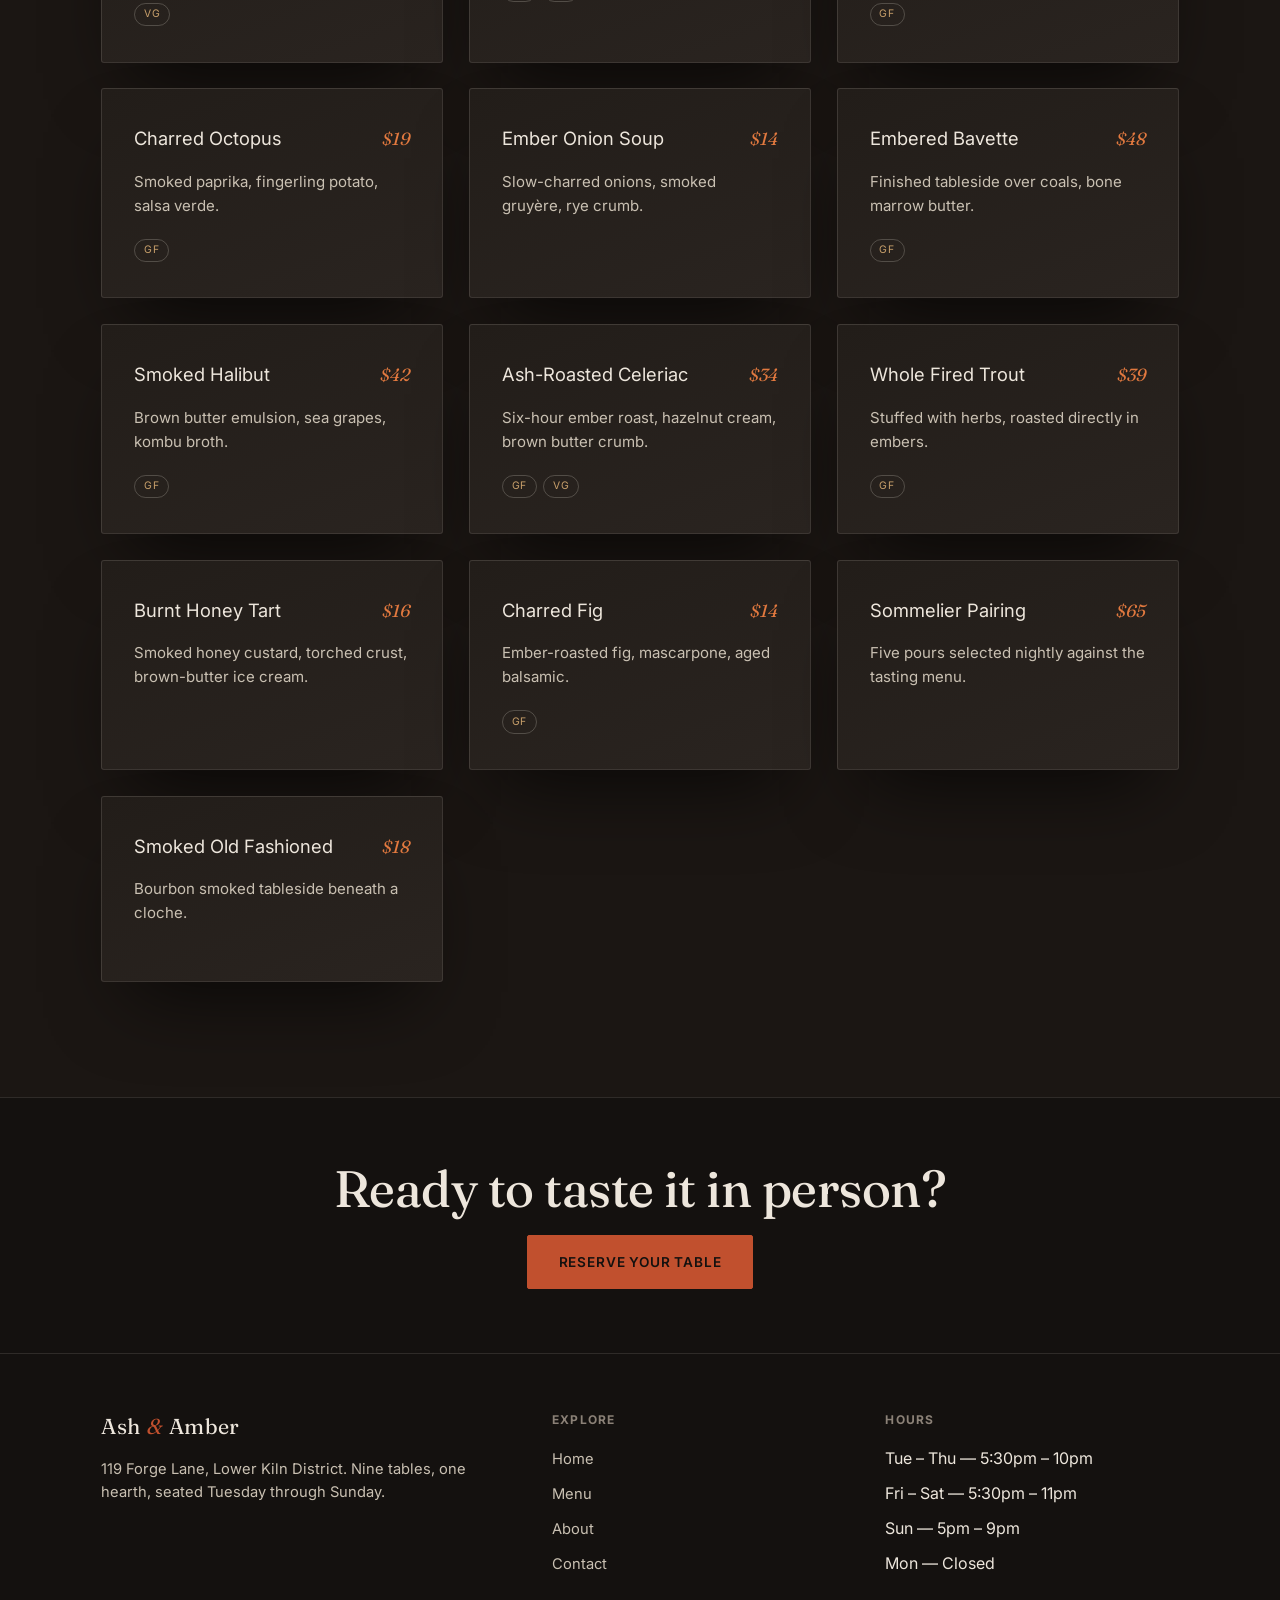
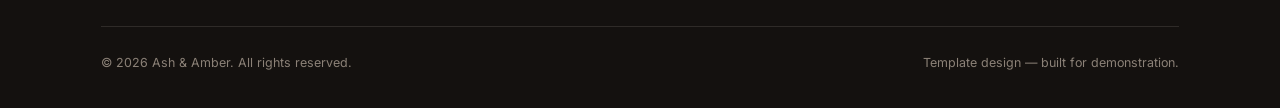
<file: menu.html>
<!DOCTYPE html>
<html lang="en">
<head>
<meta charset="UTF-8" />
<meta name="viewport" content="width=device-width, initial-scale=1.0" />
<title>Menu — Ash &amp; Amber</title>
<meta name="description" content="The current season's menu at Ash & Amber — snacks, starters, mains, desserts and wine pairings." />
<link rel="preconnect" href="https://fonts.googleapis.com" />
<link rel="preconnect" href="https://fonts.gstatic.com" crossorigin />
<link href="https://fonts.googleapis.com/css2?family=Fraunces:ital,opsz,wght@0,9..144,300..600;1,9..144,400..600&family=Inter:wght@400;500;600;700&display=swap" rel="stylesheet" />
<link rel="stylesheet" href="style.css" />
</head>
<body>

<header class="site-header">
  <a href="index.html" class="brand">Ash <span class="amp">&amp;</span> Amber</a>
  <nav class="main-nav">
    <ul>
      <li><a href="index.html">Home</a></li>
      <li><a href="menu.html" class="is-active">Menu</a></li>
      <li><a href="about.html">About</a></li>
      <li><a href="contact.html">Contact</a></li>
    </ul>
    <a href="contact.html#reserve-form" class="btn btn-solid">Reserve</a>
  </nav>
  <button class="nav-toggle" aria-label="Toggle menu" aria-expanded="false"><span></span></button>
</header>

<main>

  <section class="hero" style="min-height:56vh;">
    <canvas class="ember-canvas" data-density="30"></canvas>
    <div class="wrap" style="position:relative; z-index:2;">
      <span class="eyebrow">Autumn Menu — updated weekly</span>
      <h1 style="margin-top:0.8rem; font-size:clamp(2.4rem,6vw,4.2rem);">What's on <em>the fire</em> tonight.</h1>
      <p class="lede" style="margin-top:1rem;">A la carte or the seven-course tasting — every dish passes through embers before it reaches you. Flip a signature card below for the story behind it.</p>
    </div>
  </section>

  <!-- SIGNATURE FLIP CARDS -->
  <section class="section-tight">
    <div class="wrap">
      <div class="section-head reveal">
        <span class="eyebrow">Tap to Turn</span>
        <h2>Signature Courses</h2>
      </div>
      <div class="grid-3 reveal">
        <div class="flip-card">
          <div class="flip-card-inner">
            <div class="flip-face flip-front">
              <div>
                <span class="eyebrow">Mains</span>
                <h3 style="margin-top:0.6rem;">Embered Bavette</h3>
              </div>
              <span class="flip-hint">Turn the card ↻</span>
            </div>
            <div class="flip-face flip-back">
              <p style="font-family:var(--font-display); font-style:italic; font-size:1.05rem;">Grass-fed bavette finished tableside over hot coals, bone marrow butter, charred shallot, red wine jus.</p>
              <strong>$48</strong>
            </div>
          </div>
        </div>
        <div class="flip-card">
          <div class="flip-card-inner">
            <div class="flip-face flip-front">
              <div>
                <span class="eyebrow">Mains</span>
                <h3 style="margin-top:0.6rem;">Smoked Halibut</h3>
              </div>
              <span class="flip-hint">Turn the card ↻</span>
            </div>
            <div class="flip-face flip-back">
              <p style="font-family:var(--font-display); font-style:italic; font-size:1.05rem;">Applewood-smoked halibut, brown butter emulsion, sea grapes, kombu broth poured tableside.</p>
              <strong>$42</strong>
            </div>
          </div>
        </div>
        <div class="flip-card">
          <div class="flip-card-inner">
            <div class="flip-face flip-front">
              <div>
                <span class="eyebrow">Desserts</span>
                <h3 style="margin-top:0.6rem;">Burnt Honey Tart</h3>
              </div>
              <span class="flip-hint">Turn the card ↻</span>
            </div>
            <div class="flip-face flip-back">
              <p style="font-family:var(--font-display); font-style:italic; font-size:1.05rem;">Smoked wildflower honey custard, torched crust, brown-butter ice cream.</p>
              <strong>$16</strong>
            </div>
          </div>
        </div>
      </div>
    </div>
  </section>

  <!-- FULL MENU -->
  <section class="section" style="background:var(--charcoal-2);">
    <div class="wrap">
      <div class="section-head reveal">
        <span class="eyebrow">Full Menu</span>
        <h2>A la carte</h2>
      </div>

      <div class="menu-tabs reveal">
        <button class="menu-tab is-active" data-filter="all">All</button>
        <button class="menu-tab" data-filter="snacks">Snacks</button>
        <button class="menu-tab" data-filter="starters">Starters</button>
        <button class="menu-tab" data-filter="mains">Mains</button>
        <button class="menu-tab" data-filter="desserts">Desserts</button>
        <button class="menu-tab" data-filter="wine">Wine &amp; Pairings</button>
      </div>

      <div class="menu-grid reveal">

        <div class="dish-card" data-category="snacks">
          <div class="dish-row"><span class="dish-name">Charred Sourdough</span><span class="dish-price">$9</span></div>
          <p>Whipped ember-roasted garlic butter, smoked salt.</p>
          <div class="dish-tags"><span class="tag">VG</span></div>
        </div>

        <div class="dish-card" data-category="snacks">
          <div class="dish-row"><span class="dish-name">Smoked Almonds</span><span class="dish-price">$7</span></div>
          <p>Rosemary, orange peel, chili flake.</p>
          <div class="dish-tags"><span class="tag">GF</span><span class="tag">VG</span></div>
        </div>

        <div class="dish-card" data-category="starters">
          <div class="dish-row"><span class="dish-name">Ash-Roasted Beet</span><span class="dish-price">$16</span></div>
          <p>Whipped goat curd, charred citrus, hazelnut.</p>
          <div class="dish-tags"><span class="tag">GF</span></div>
        </div>

        <div class="dish-card" data-category="starters">
          <div class="dish-row"><span class="dish-name">Charred Octopus</span><span class="dish-price">$19</span></div>
          <p>Smoked paprika, fingerling potato, salsa verde.</p>
          <div class="dish-tags"><span class="tag">GF</span></div>
        </div>

        <div class="dish-card" data-category="starters">
          <div class="dish-row"><span class="dish-name">Ember Onion Soup</span><span class="dish-price">$14</span></div>
          <p>Slow-charred onions, smoked gruyère, rye crumb.</p>
          <div class="dish-tags"></div>
        </div>

        <div class="dish-card" data-category="mains">
          <div class="dish-row"><span class="dish-name">Embered Bavette</span><span class="dish-price">$48</span></div>
          <p>Finished tableside over coals, bone marrow butter.</p>
          <div class="dish-tags"><span class="tag">GF</span></div>
        </div>

        <div class="dish-card" data-category="mains">
          <div class="dish-row"><span class="dish-name">Smoked Halibut</span><span class="dish-price">$42</span></div>
          <p>Brown butter emulsion, sea grapes, kombu broth.</p>
          <div class="dish-tags"><span class="tag">GF</span></div>
        </div>

        <div class="dish-card" data-category="mains">
          <div class="dish-row"><span class="dish-name">Ash-Roasted Celeriac</span><span class="dish-price">$34</span></div>
          <p>Six-hour ember roast, hazelnut cream, brown butter crumb.</p>
          <div class="dish-tags"><span class="tag">GF</span><span class="tag">VG</span></div>
        </div>

        <div class="dish-card" data-category="mains">
          <div class="dish-row"><span class="dish-name">Whole Fired Trout</span><span class="dish-price">$39</span></div>
          <p>Stuffed with herbs, roasted directly in embers.</p>
          <div class="dish-tags"><span class="tag">GF</span></div>
        </div>

        <div class="dish-card" data-category="desserts">
          <div class="dish-row"><span class="dish-name">Burnt Honey Tart</span><span class="dish-price">$16</span></div>
          <p>Smoked honey custard, torched crust, brown-butter ice cream.</p>
          <div class="dish-tags"></div>
        </div>

        <div class="dish-card" data-category="desserts">
          <div class="dish-row"><span class="dish-name">Charred Fig</span><span class="dish-price">$14</span></div>
          <p>Ember-roasted fig, mascarpone, aged balsamic.</p>
          <div class="dish-tags"><span class="tag">GF</span></div>
        </div>

        <div class="dish-card" data-category="wine">
          <div class="dish-row"><span class="dish-name">Sommelier Pairing</span><span class="dish-price">$65</span></div>
          <p>Five pours selected nightly against the tasting menu.</p>
          <div class="dish-tags"></div>
        </div>

        <div class="dish-card" data-category="wine">
          <div class="dish-row"><span class="dish-name">Smoked Old Fashioned</span><span class="dish-price">$18</span></div>
          <p>Bourbon smoked tableside beneath a cloche.</p>
          <div class="dish-tags"></div>
        </div>

      </div>
    </div>
  </section>

  <section class="section-tight" style="border-top:1px solid var(--line);">
    <div class="wrap reveal" style="text-align:center;">
      <h2 style="margin-bottom:1.2rem;">Ready to taste it in person?</h2>
      <a href="contact.html#reserve-form" class="btn btn-solid">Reserve Your Table</a>
    </div>
  </section>

</main>

<footer class="site-footer">
  <div class="wrap">
    <div class="footer-grid">
      <div>
        <div class="brand" style="margin-bottom:0.8rem;">Ash <span class="amp">&amp;</span> Amber</div>
        <p>119 Forge Lane, Lower Kiln District. Nine tables, one hearth, seated Tuesday through Sunday.</p>
      </div>
      <div>
        <h4>Explore</h4>
        <ul>
          <li><a href="index.html">Home</a></li>
          <li><a href="menu.html">Menu</a></li>
          <li><a href="about.html">About</a></li>
          <li><a href="contact.html">Contact</a></li>
        </ul>
      </div>
      <div>
        <h4>Hours</h4>
        <ul>
          <li>Tue – Thu — 5:30pm – 10pm</li>
          <li>Fri – Sat — 5:30pm – 11pm</li>
          <li>Sun — 5pm – 9pm</li>
          <li>Mon — Closed</li>
        </ul>
      </div>
    </div>
    <hr class="rule" style="margin-bottom:1.6rem;" />
    <div class="footer-bottom">
      <span>© 2026 Ash &amp; Amber. All rights reserved.</span>
      <span>Template design — built for demonstration.</span>
    </div>
  </div>
</footer>

<script src="main.js"></script>
</body>
</html>
</file>
<file: style.css>
/* ============================================================
   ASH & AMBER — design tokens
   A live-fire fine-dining room. Palette pulled from the kitchen
   itself: charcoal, ember, copper, ash, bone, smoke.
   ============================================================ */

:root {
  --charcoal:     #14110F;
  --charcoal-2:   #1B1613;
  --ash:          #221D19;
  --ash-2:        #2A2420;
  --ember:        #C1502E;
  --ember-light:  #E2793F;
  --copper:       #A87C4F;
  --copper-light: #C9A06B;
  --bone:         #EDE6DC;
  --bone-dim:     #C9C0B2;
  --smoke:        #8B8177;
  --line:         rgba(237, 230, 220, 0.12);
  --line-strong:  rgba(237, 230, 220, 0.22);
  --shadow-deep:  0 40px 80px -30px rgba(0,0,0,0.7);

  --font-display: "Fraunces", "Iowan Old Style", Georgia, serif;
  --font-body:    "Inter", -apple-system, BlinkMacSystemFont, sans-serif;

  --container: 1180px;
  --edge: clamp(1.25rem, 4vw, 4rem);

  --ease-out: cubic-bezier(0.16, 1, 0.3, 1);
}

/* ============================================================
   Reset
   ============================================================ */

*, *::before, *::after { box-sizing: border-box; }
html { scroll-behavior: smooth; }
@media (prefers-reduced-motion: reduce) {
  html { scroll-behavior: auto; }
  *, *::before, *::after {
    animation-duration: 0.001ms !important;
    animation-iteration-count: 1 !important;
    transition-duration: 0.001ms !important;
    scroll-behavior: auto !important;
  }
}

body {
  margin: 0;
  background: var(--charcoal);
  color: var(--bone);
  font-family: var(--font-body);
  font-size: 16px;
  line-height: 1.6;
  -webkit-font-smoothing: antialiased;
  overflow-x: hidden;
}

img { max-width: 100%; display: block; }
a { color: inherit; text-decoration: none; }
ul { list-style: none; margin: 0; padding: 0; }
button { font-family: inherit; cursor: pointer; }
h1, h2, h3, h4, p, figure { margin: 0; }

::selection { background: var(--ember); color: var(--bone); }

:focus-visible {
  outline: 2px solid var(--ember-light);
  outline-offset: 3px;
}

/* subtle grain so the charcoal never looks flat/plastic */
body::before {
  content: "";
  position: fixed;
  inset: 0;
  z-index: 9999;
  pointer-events: none;
  opacity: 0.045;
  mix-blend-mode: overlay;
  background-image: url("data:image/svg+xml,%3Csvg xmlns='http://www.w3.org/2000/svg' width='120' height='120'%3E%3Cfilter id='n'%3E%3CfeTurbulence type='fractalNoise' baseFrequency='0.85' numOctaves='2' stitchTiles='stitch'/%3E%3C/filter%3E%3Crect width='100%25' height='100%25' filter='url(%23n)'/%3E%3C/svg%3E");
}

/* ============================================================
   Type
   ============================================================ */

.eyebrow {
  font-family: var(--font-body);
  font-size: 0.72rem;
  letter-spacing: 0.22em;
  text-transform: uppercase;
  color: var(--copper-light);
  font-weight: 600;
}

h1, .h1 {
  font-family: var(--font-display);
  font-weight: 480;
  font-size: clamp(2.8rem, 7vw, 5.6rem);
  line-height: 0.98;
  letter-spacing: -0.01em;
}

h2, .h2 {
  font-family: var(--font-display);
  font-weight: 460;
  font-size: clamp(2rem, 4.2vw, 3.2rem);
  line-height: 1.05;
  letter-spacing: -0.01em;
}

h3, .h3 {
  font-family: var(--font-display);
  font-weight: 460;
  font-size: clamp(1.3rem, 2.2vw, 1.7rem);
  line-height: 1.15;
}

em, .accent-italic {
  font-style: italic;
  color: var(--ember-light);
}

.lede {
  font-size: clamp(1.05rem, 1.4vw, 1.2rem);
  color: var(--bone-dim);
  max-width: 46ch;
  font-weight: 400;
}

p.body-text { color: var(--bone-dim); max-width: 60ch; }

/* ============================================================
   Layout helpers
   ============================================================ */

.wrap {
  max-width: var(--container);
  margin: 0 auto;
  padding-left: var(--edge);
  padding-right: var(--edge);
}

.section { padding: clamp(4rem, 9vw, 8rem) 0; position: relative; }
.section-tight { padding: clamp(2.5rem, 5vw, 4rem) 0; }

.section-head {
  display: flex;
  flex-direction: column;
  gap: 0.9rem;
  margin-bottom: clamp(2.5rem, 5vw, 4rem);
}

.rule {
  height: 1px;
  background: var(--line);
  border: none;
  margin: 0;
}

.btn {
  display: inline-flex;
  align-items: center;
  gap: 0.6rem;
  padding: 0.95rem 1.9rem;
  border-radius: 2px;
  font-size: 0.85rem;
  letter-spacing: 0.06em;
  text-transform: uppercase;
  font-weight: 600;
  border: 1px solid var(--line-strong);
  background: transparent;
  color: var(--bone);
  transition: border-color 0.3s var(--ease-out), background 0.3s var(--ease-out), color 0.3s var(--ease-out), transform 0.3s var(--ease-out);
}
.btn:hover { border-color: var(--ember-light); color: var(--ember-light); transform: translateY(-2px); }

.btn-solid {
  background: var(--ember);
  border-color: var(--ember);
  color: var(--charcoal);
}
.btn-solid:hover { background: var(--ember-light); border-color: var(--ember-light); color: var(--charcoal); }

/* ============================================================
   Ember particle canvas (signature motif)
   ============================================================ */

.ember-canvas {
  position: absolute;
  inset: 0;
  width: 100%;
  height: 100%;
  pointer-events: none;
}

/* ============================================================
   Header / Nav
   ============================================================ */

.site-header {
  position: fixed;
  top: 0; left: 0; right: 0;
  z-index: 500;
  display: flex;
  align-items: center;
  justify-content: space-between;
  padding: 1.4rem var(--edge);
  background: linear-gradient(to bottom, rgba(20,17,15,0.85), transparent);
  transition: background 0.4s var(--ease-out), padding 0.4s var(--ease-out), backdrop-filter 0.4s;
}
.site-header.is-scrolled {
  background: rgba(20, 17, 15, 0.86);
  backdrop-filter: blur(10px);
  padding-top: 0.9rem;
  padding-bottom: 0.9rem;
  border-bottom: 1px solid var(--line);
}

.brand {
  font-family: var(--font-display);
  font-size: 1.35rem;
  letter-spacing: 0.02em;
  display: flex;
  align-items: baseline;
  gap: 0.4rem;
}
.brand .amp { color: var(--ember); font-style: italic; }

.main-nav { display: flex; align-items: center; gap: 2.4rem; }
.main-nav ul { display: flex; gap: 2.2rem; }
.main-nav a {
  font-size: 0.83rem;
  letter-spacing: 0.06em;
  text-transform: uppercase;
  color: var(--bone-dim);
  position: relative;
  padding-bottom: 4px;
}
.main-nav a::after {
  content: "";
  position: absolute;
  left: 0; right: 100%; bottom: 0;
  height: 1px;
  background: var(--ember-light);
  transition: right 0.35s var(--ease-out);
}
.main-nav a:hover { color: var(--bone); }
.main-nav a:hover::after, .main-nav a.is-active::after { right: 0; }
.main-nav a.is-active { color: var(--bone); }

.nav-toggle {
  display: none;
  background: none;
  border: none;
  color: var(--bone);
  width: 32px; height: 24px;
  position: relative;
  z-index: 600;
}
.nav-toggle span, .nav-toggle span::before, .nav-toggle span::after {
  content: "";
  position: absolute;
  left: 0; right: 0;
  height: 1px;
  background: var(--bone);
  transition: transform 0.3s var(--ease-out), opacity 0.3s;
}
.nav-toggle span { top: 50%; }
.nav-toggle span::before { top: -9px; }
.nav-toggle span::after { top: 9px; }
.nav-toggle.is-open span { background: transparent; }
.nav-toggle.is-open span::before { transform: translateY(9px) rotate(45deg); }
.nav-toggle.is-open span::after { transform: translateY(-9px) rotate(-45deg); }

@media (max-width: 860px) {
  .nav-toggle { display: block; }
  .main-nav {
    position: fixed;
    inset: 0;
    background: var(--charcoal-2);
    flex-direction: column;
    justify-content: center;
    align-items: flex-start;
    padding: var(--edge);
    transform: translateX(100%);
    transition: transform 0.45s var(--ease-out);
  }
  .main-nav.is-open { transform: translateX(0); }
  .main-nav ul { flex-direction: column; gap: 1.6rem; }
  .main-nav ul a { font-size: 1.6rem; font-family: var(--font-display); text-transform: none; letter-spacing: 0; }
  .main-nav .btn { margin-top: 2rem; }
}

/* ============================================================
   Hero
   ============================================================ */

.hero {
  position: relative;
  min-height: 100svh;
  display: flex;
  align-items: center;
  overflow: hidden;
  background:
    radial-gradient(ellipse 70% 60% at 78% 30%, rgba(193,80,46,0.16), transparent 60%),
    radial-gradient(ellipse 50% 50% at 15% 85%, rgba(168,124,79,0.10), transparent 60%),
    var(--charcoal);
}

.hero-inner {
  position: relative;
  z-index: 2;
  display: grid;
  grid-template-columns: 1.1fr 0.9fr;
  gap: 3rem;
  align-items: center;
  width: 100%;
}

.hero-copy .eyebrow { margin-bottom: 1.2rem; display: block; }
.hero-copy h1 { margin-bottom: 1.4rem; }
.hero-copy .lede { margin-bottom: 2.2rem; }
.hero-actions { display: flex; gap: 1rem; flex-wrap: wrap; }

.hero-stage {
  perspective: 1200px;
  display: flex;
  align-items: center;
  justify-content: center;
}

.plate {
  width: min(90%, 420px);
  aspect-ratio: 1;
  position: relative;
  transform-style: preserve-3d;
  transform: rotateX(8deg) rotateY(-10deg);
  transition: transform 0.15s ease-out;
  will-change: transform;
}

.scroll-cue {
  position: absolute;
  bottom: 2.4rem;
  left: var(--edge);
  z-index: 2;
  display: flex;
  align-items: center;
  gap: 0.7rem;
  font-size: 0.72rem;
  letter-spacing: 0.18em;
  text-transform: uppercase;
  color: var(--smoke);
}
.scroll-cue .stick {
  width: 1px; height: 34px;
  background: linear-gradient(var(--ember-light), transparent);
  animation: scrollpulse 2.2s ease-in-out infinite;
}
@keyframes scrollpulse {
  0%, 100% { opacity: 0.3; transform: scaleY(0.6); transform-origin: top; }
  50% { opacity: 1; transform: scaleY(1); transform-origin: top; }
}

@media (max-width: 900px) {
  .hero-inner { grid-template-columns: 1fr; text-align: left; }
  .hero-stage { order: -1; height: 40vh; }
}

/* ============================================================
   Cards — tilt (about/gallery) and flip (menu)
   ============================================================ */

.tilt-card {
  perspective: 1000px;
}
.tilt-card-inner {
  transform-style: preserve-3d;
  transition: transform 0.25s var(--ease-out);
  will-change: transform;
}

.flip-card {
  perspective: 1400px;
  height: 100%;
}
.flip-card-inner {
  position: relative;
  width: 100%;
  height: 100%;
  min-height: 320px;
  transform-style: preserve-3d;
  transition: transform 0.7s var(--ease-out);
}
.flip-card.is-flipped .flip-card-inner { transform: rotateY(180deg); }
.flip-face {
  position: absolute;
  inset: 0;
  backface-visibility: hidden;
  border: 1px solid var(--line);
  border-radius: 3px;
  padding: 2rem;
  display: flex;
  flex-direction: column;
}
.flip-front {
  background: linear-gradient(160deg, var(--ash), var(--ash-2));
  justify-content: space-between;
}
.flip-back {
  background: var(--ember);
  color: var(--charcoal);
  transform: rotateY(180deg);
  justify-content: center;
  gap: 0.8rem;
}
.flip-hint {
  margin-top: auto;
  font-size: 0.72rem;
  letter-spacing: 0.12em;
  text-transform: uppercase;
  color: var(--smoke);
  display: flex;
  align-items: center;
  gap: 0.5rem;
}

/* ============================================================
   Dish / feature grid
   ============================================================ */

.grid-3 { display: grid; grid-template-columns: repeat(3, 1fr); gap: 1.75rem; }
.grid-2 { display: grid; grid-template-columns: repeat(2, 1fr); gap: 1.75rem; }
@media (max-width: 860px) {
  .grid-3, .grid-2 { grid-template-columns: 1fr; }
}

.dish-card {
  background: linear-gradient(160deg, var(--ash), var(--ash-2));
  border: 1px solid var(--line);
  border-radius: 3px;
  padding: 2.2rem 2rem;
  display: flex;
  flex-direction: column;
  gap: 1rem;
  box-shadow: var(--shadow-deep);
}
.dish-card .icon { width: 42px; height: 42px; color: var(--ember-light); }
.dish-card h3 { color: var(--bone); }
.dish-card p { color: var(--bone-dim); font-size: 0.94rem; }

/* ============================================================
   Split section
   ============================================================ */

.split {
  display: grid;
  grid-template-columns: 1fr 1fr;
  gap: 4rem;
  align-items: center;
}
.split.reverse .split-media { order: 2; }
@media (max-width: 860px) {
  .split { grid-template-columns: 1fr; gap: 2.5rem; }
  .split.reverse .split-media { order: 0; }
}

.split-media { perspective: 1000px; }

/* ============================================================
   Testimonial / review carousel (3D coverflow)
   ============================================================ */

.review-stage {
  position: relative;
  height: 320px;
  perspective: 1400px;
  margin-top: 2rem;
}
.review-track {
  position: absolute;
  inset: 0;
  transform-style: preserve-3d;
}
.review-card {
  position: absolute;
  top: 0; left: 50%;
  width: min(560px, 88vw);
  padding: 2.4rem 2.6rem;
  background: linear-gradient(160deg, var(--ash), var(--ash-2));
  border: 1px solid var(--line);
  border-radius: 3px;
  box-shadow: var(--shadow-deep);
  transition: transform 0.7s var(--ease-out), opacity 0.7s var(--ease-out), filter 0.7s var(--ease-out);
}
.review-stars { color: var(--ember-light); font-size: 0.9rem; letter-spacing: 0.18em; margin-bottom: 1rem; }
.review-quote { font-family: var(--font-display); font-size: 1.2rem; font-weight: 400; font-style: italic; color: var(--bone); line-height: 1.4; }
.review-who { margin-top: 1.4rem; font-size: 0.82rem; color: var(--smoke); text-transform: uppercase; letter-spacing: 0.08em; }

.review-nav {
  display: flex;
  justify-content: center;
  gap: 0.6rem;
  margin-top: 1.5rem;
}
.review-dot {
  width: 7px; height: 7px;
  border-radius: 50%;
  background: var(--line-strong);
  border: none;
  padding: 0;
  transition: background 0.3s;
}
.review-dot.is-active { background: var(--ember-light); }

/* ============================================================
   FAQ accordion
   ============================================================ */

.faq-item {
  border-bottom: 1px solid var(--line);
}
.faq-q {
  width: 100%;
  background: none;
  border: none;
  color: var(--bone);
  text-align: left;
  padding: 1.5rem 0;
  display: flex;
  justify-content: space-between;
  align-items: center;
  gap: 1rem;
  font-family: var(--font-display);
  font-size: 1.1rem;
}
.faq-q .plus {
  flex-shrink: 0;
  width: 22px; height: 22px;
  position: relative;
}
.faq-q .plus::before, .faq-q .plus::after {
  content: "";
  position: absolute;
  background: var(--ember-light);
  transition: transform 0.35s var(--ease-out);
}
.faq-q .plus::before { top: 50%; left: 0; right: 0; height: 1px; }
.faq-q .plus::after { left: 50%; top: 0; bottom: 0; width: 1px; }
.faq-item.is-open .faq-q .plus::after { transform: rotate(90deg); }

.faq-a {
  max-height: 0;
  overflow: hidden;
  transition: max-height 0.4s var(--ease-out);
}
.faq-a p { color: var(--bone-dim); padding-bottom: 1.6rem; max-width: 62ch; }

/* ============================================================
   Menu page specific
   ============================================================ */

.menu-tabs {
  display: flex;
  gap: 0.6rem;
  flex-wrap: wrap;
  margin-bottom: 3rem;
}
.menu-tab {
  padding: 0.6rem 1.3rem;
  border: 1px solid var(--line-strong);
  border-radius: 30px;
  background: transparent;
  color: var(--bone-dim);
  font-size: 0.8rem;
  letter-spacing: 0.05em;
  text-transform: uppercase;
  transition: all 0.3s var(--ease-out);
}
.menu-tab.is-active, .menu-tab:hover { background: var(--ember); border-color: var(--ember); color: var(--charcoal); }

.menu-grid {
  display: grid;
  grid-template-columns: repeat(3, 1fr);
  gap: 1.6rem;
}
@media (max-width: 960px) { .menu-grid { grid-template-columns: repeat(2, 1fr); } }
@media (max-width: 640px) { .menu-grid { grid-template-columns: 1fr; } }

.dish-name { font-size: 1.15rem; }
.dish-price { color: var(--ember-light); font-family: var(--font-display); font-style: italic; font-size: 1.1rem; }
.dish-row { display: flex; justify-content: space-between; align-items: baseline; gap: 1rem; }
.dish-tags { display: flex; gap: 0.4rem; margin-top: 0.3rem; }
.tag {
  font-size: 0.65rem;
  letter-spacing: 0.06em;
  text-transform: uppercase;
  color: var(--copper-light);
  border: 1px solid var(--line-strong);
  border-radius: 20px;
  padding: 0.15rem 0.55rem;
}

/* ============================================================
   About page specific — timeline
   ============================================================ */

.timeline { display: flex; flex-direction: column; }
.timeline-item {
  display: grid;
  grid-template-columns: 100px 1fr;
  gap: 2rem;
  padding: 2rem 0;
  border-top: 1px solid var(--line);
}
.timeline-item:last-child { border-bottom: 1px solid var(--line); }
.timeline-year { font-family: var(--font-display); font-style: italic; color: var(--ember-light); font-size: 1.3rem; }
@media (max-width: 640px) { .timeline-item { grid-template-columns: 70px 1fr; gap: 1.2rem; } }

.value-grid { display: grid; grid-template-columns: repeat(4, 1fr); gap: 1.5rem; }
@media (max-width: 860px) { .value-grid { grid-template-columns: repeat(2, 1fr); } }

/* ============================================================
   Contact page specific — form + map
   ============================================================ */

.contact-layout {
  display: grid;
  grid-template-columns: 1fr 1fr;
  gap: 4rem;
  align-items: start;
}
@media (max-width: 900px) { .contact-layout { grid-template-columns: 1fr; } }

.field { margin-bottom: 1.5rem; }
.field label {
  display: block;
  font-size: 0.75rem;
  letter-spacing: 0.08em;
  text-transform: uppercase;
  color: var(--smoke);
  margin-bottom: 0.55rem;
}
.field input, .field select, .field textarea {
  width: 100%;
  background: var(--ash);
  border: 1px solid var(--line-strong);
  color: var(--bone);
  padding: 0.9rem 1rem;
  font-family: var(--font-body);
  font-size: 0.95rem;
  border-radius: 2px;
  transition: border-color 0.3s;
}
.field input:focus, .field select:focus, .field textarea:focus {
  border-color: var(--ember-light);
  outline: none;
}
.field-row { display: grid; grid-template-columns: 1fr 1fr; gap: 1.2rem; }
@media (max-width: 500px) { .field-row { grid-template-columns: 1fr; } }
textarea { resize: vertical; min-height: 110px; }

.form-status {
  margin-top: 1rem;
  font-size: 0.85rem;
  color: var(--ember-light);
  display: none;
}
.form-status.is-visible { display: block; }

.info-block { margin-bottom: 2.2rem; }
.info-block h3 { margin-bottom: 0.6rem; color: var(--copper-light); }
.info-block p { color: var(--bone-dim); }

.map-frame {
  position: relative;
  aspect-ratio: 4/3;
  border-radius: 3px;
  overflow: hidden;
  border: 1px solid var(--line);
}

/* ============================================================
   Footer
   ============================================================ */

.site-footer {
  border-top: 1px solid var(--line);
  padding: 3.5rem 0 2.2rem;
  position: relative;
}
.footer-grid {
  display: grid;
  grid-template-columns: 1.4fr 1fr 1fr;
  gap: 2.5rem;
  margin-bottom: 2.5rem;
}
@media (max-width: 700px) { .footer-grid { grid-template-columns: 1fr; } }
.footer-grid h4 {
  font-size: 0.75rem;
  letter-spacing: 0.1em;
  text-transform: uppercase;
  color: var(--smoke);
  margin-bottom: 1rem;
}
.footer-grid a, .footer-grid p { color: var(--bone-dim); font-size: 0.92rem; }
.footer-grid li { margin-bottom: 0.6rem; }
.footer-grid a:hover { color: var(--ember-light); }
.footer-bottom {
  display: flex;
  justify-content: space-between;
  flex-wrap: wrap;
  gap: 1rem;
  font-size: 0.78rem;
  color: var(--smoke);
}

/* fade-up reveal used by IntersectionObserver */
.reveal { opacity: 0; transform: translateY(28px); transition: opacity 0.8s var(--ease-out), transform 0.8s var(--ease-out); }
.reveal.is-visible { opacity: 1; transform: translateY(0); }
</file>
